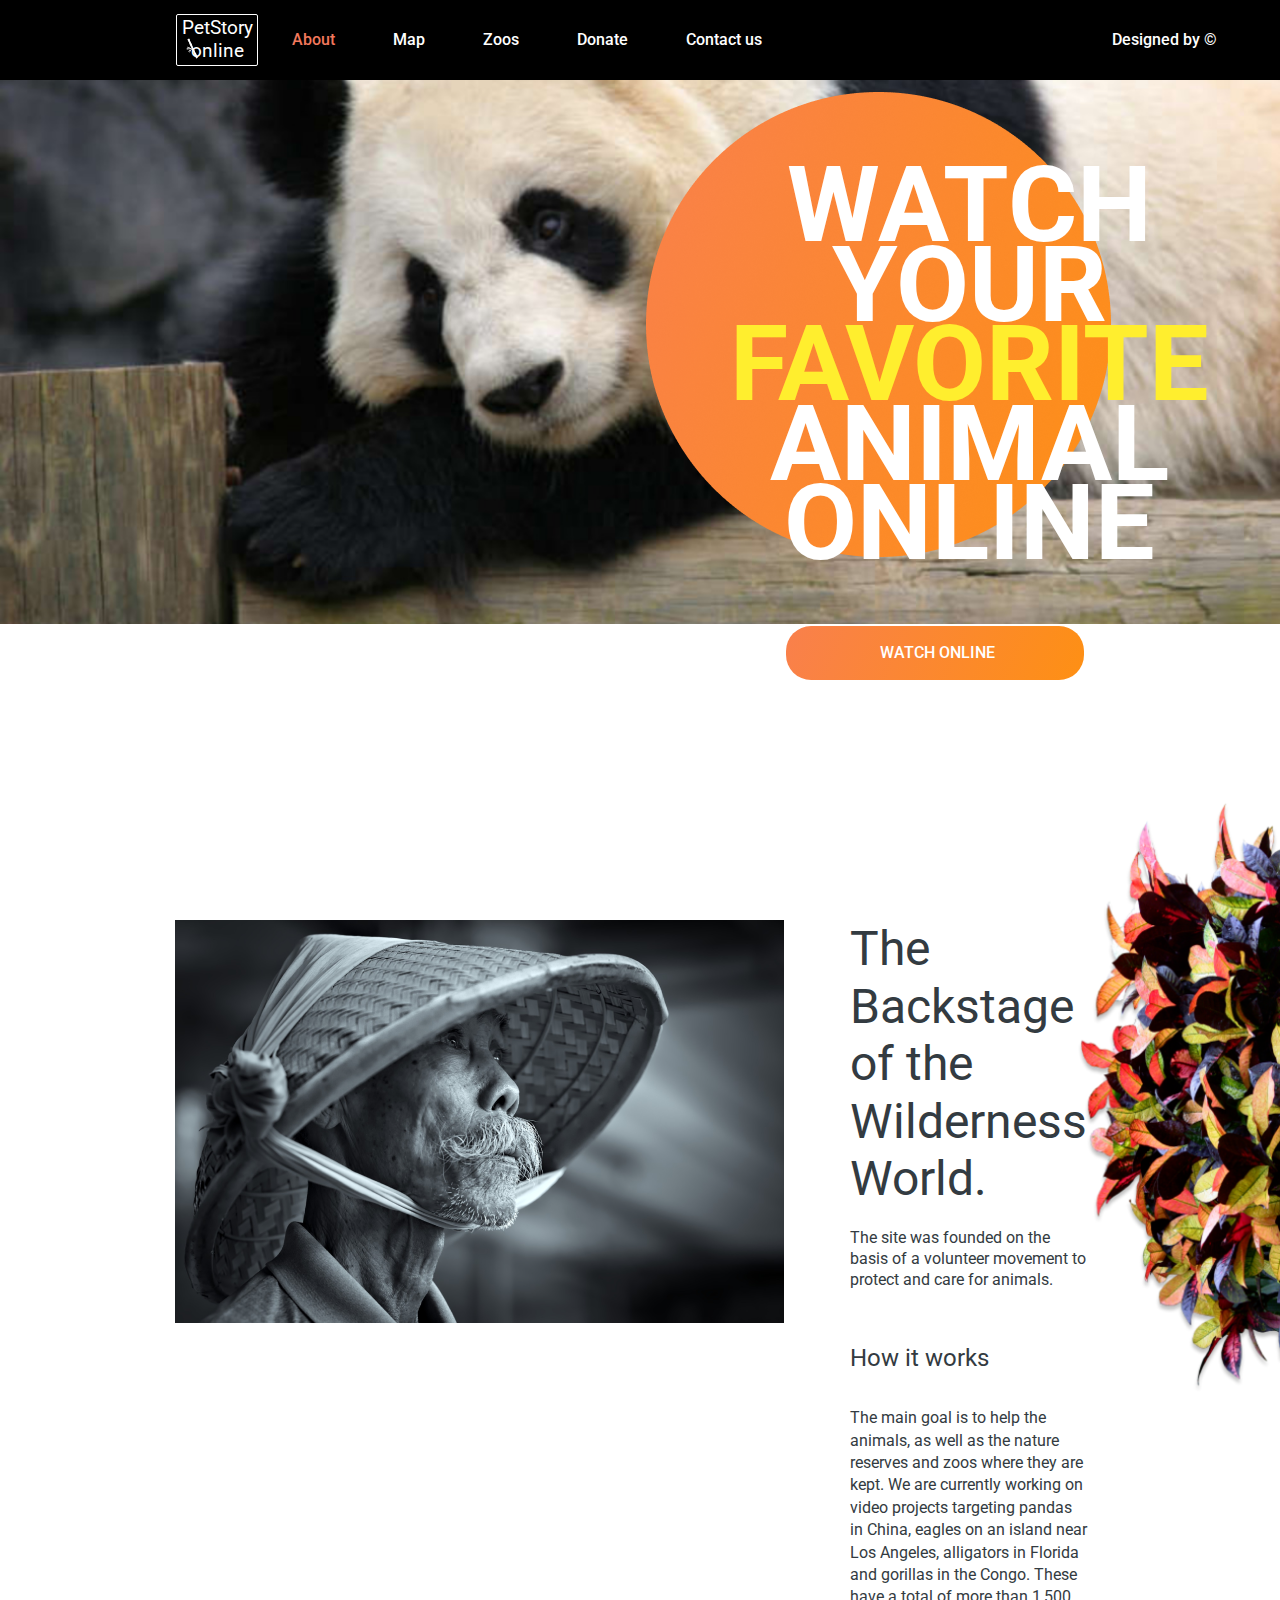
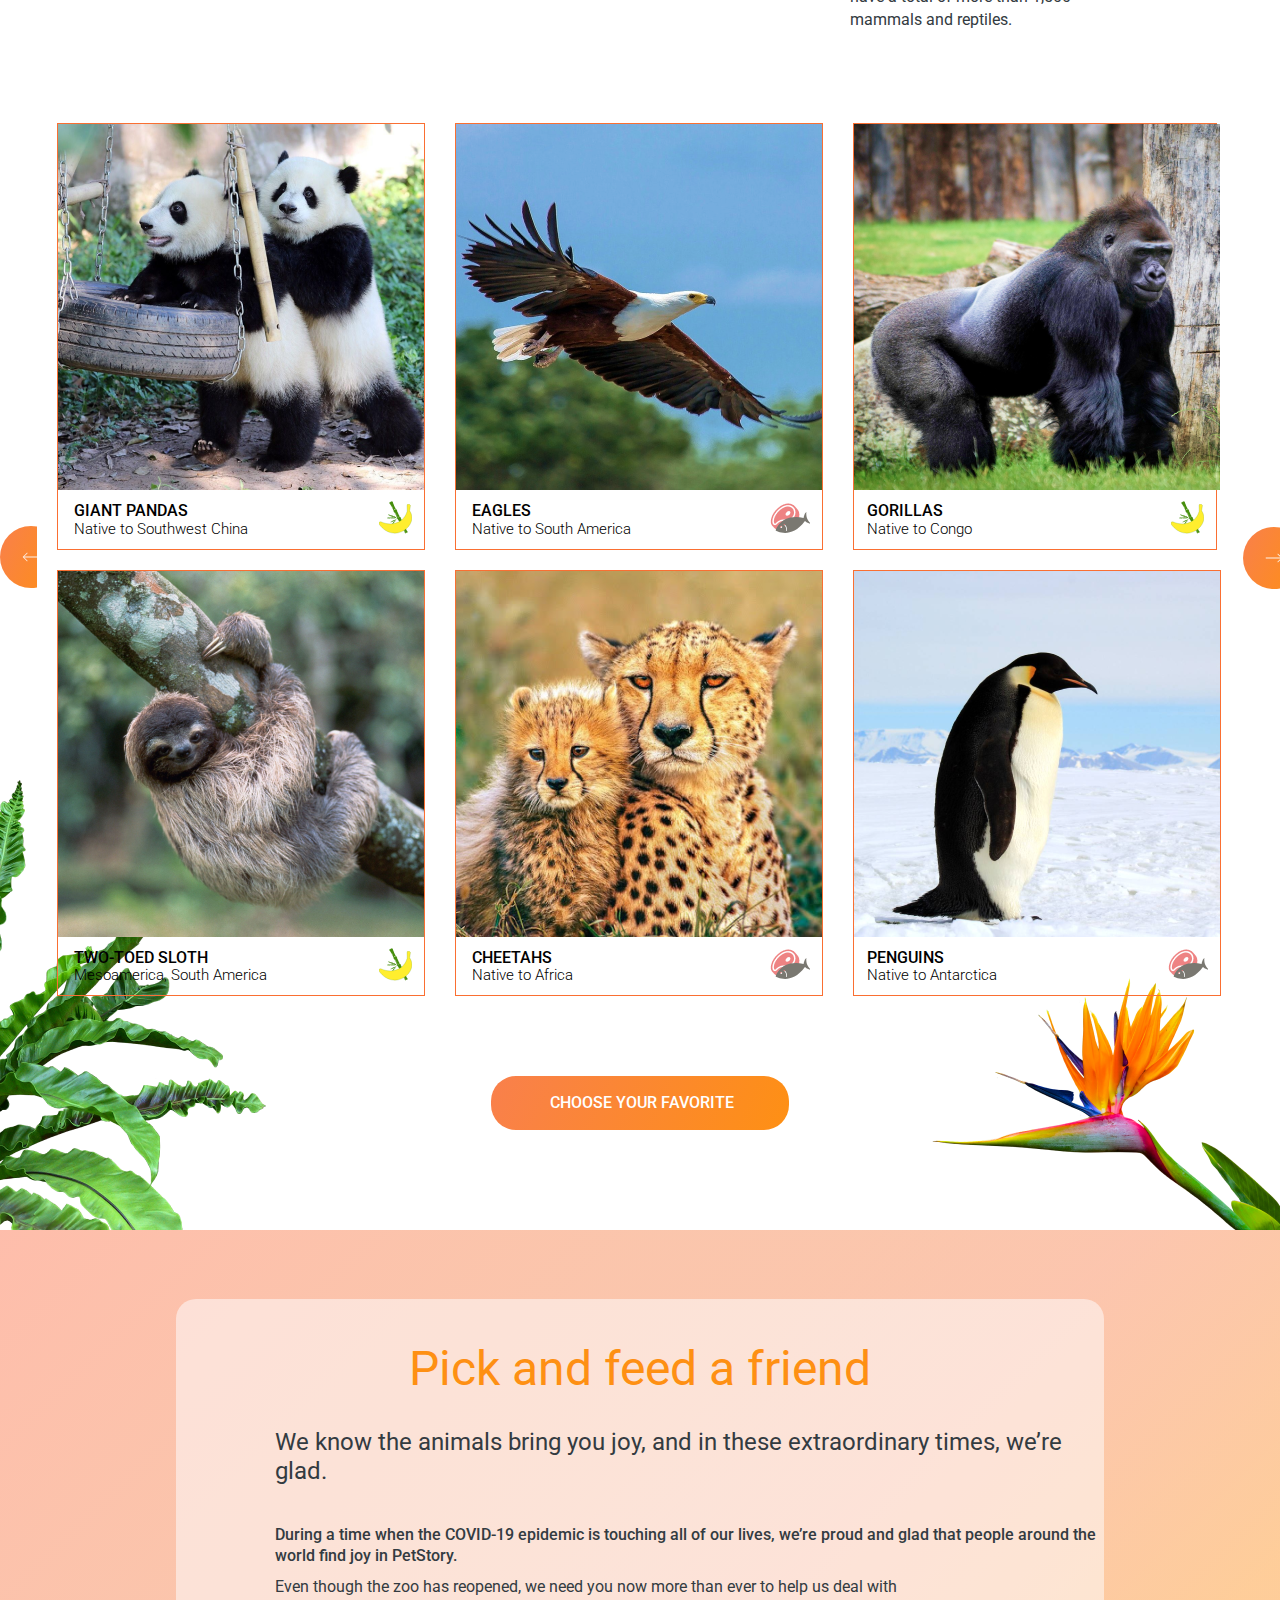
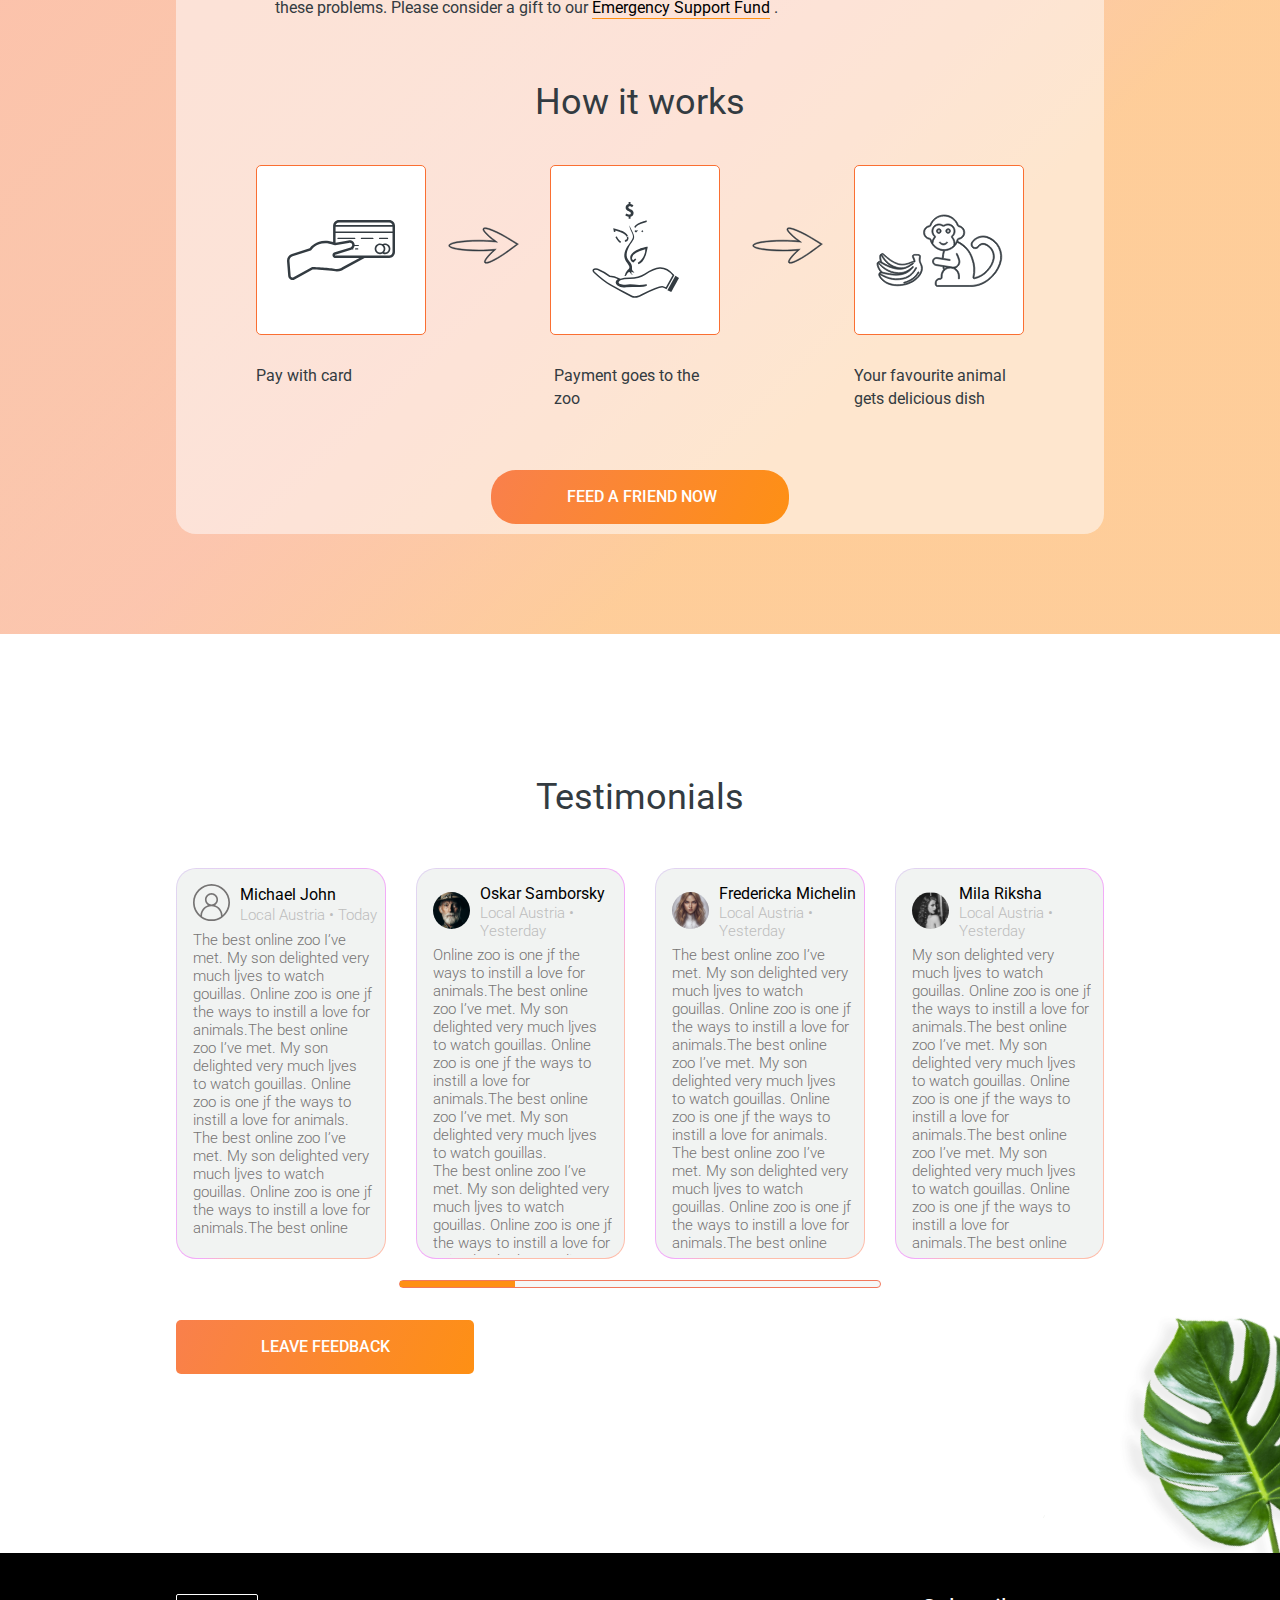
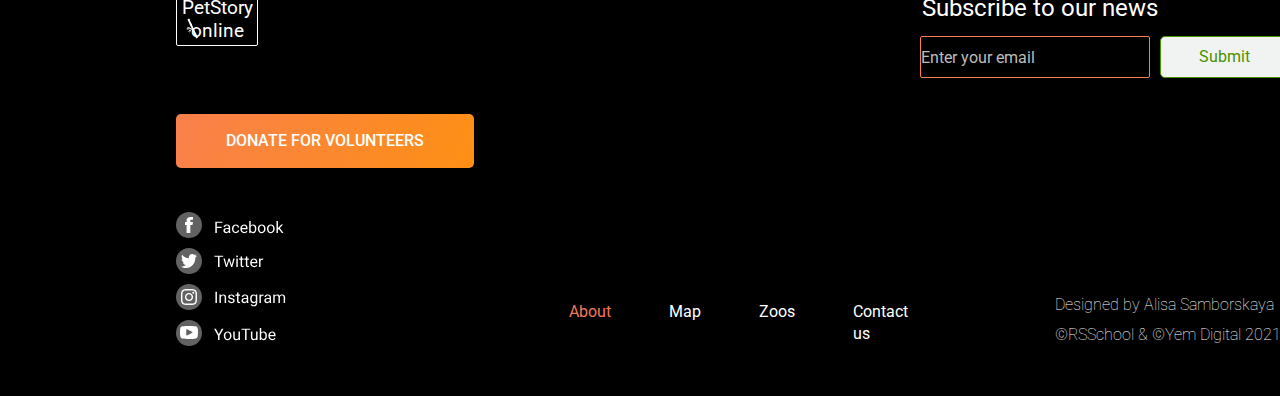
<file: index.html>
<!DOCTYPE html>
<html lang="zxx" xmlns="http://www.w3.org/1999/html">
<head>
    <meta charset="utf-8">
    <meta name="viewport" content="width=device-width, initial-scale=1">
    <title>Travel</title>
    <link rel="icon" href="https://img.icons8.com/emoji/48/000000/pile-of-poo.png"/>
    <link rel="preconnect" href="https://fonts.googleapis.com">
    <link rel="preconnect" href="https://fonts.gstatic.com" crossorigin>
    <link href="https://fonts.googleapis.com/css2?family=Roboto:wght@100;300;400;500;700;900&display=swap" rel="stylesheet">
    <link href="styles.css" rel="stylesheet">
</head>
<body>
    <header id="header">
        <div class="logo">
            <h1> <a href="#header"> PetStory online </a>  </h1>
            <img src="bamboo.svg" alt="bamboo">
        </div>
        <nav>
            <ul class="nav-ul">
                <li id="about">
                    <a href="#">About</a>
                </li>
                <li>
                    <a href="#article">Map</a>
                </li>
                <li>
                    <a href="#article">Zoos</a>
                </li>
                <li>
                    <a href="indexDonate.html">Donate</a>
                </li>
                <li>
                    <a href="#contacts">Contact us</a>
                </li>
            </ul>
        </nav>
        <div class="figma">
            <a href="https://www.figma.com/file/ypzT9idgAILaSRVRmDAJxn/online-zoo-3-weeks?node-id=0%3A1">Designed by ©</a>
        </div>
    </header>
    <main>
        <div class="ellipse">
            <p>Watch your <span class="yellowText">favorite </span> animal online</p>
        </div>
        <button type="submit" class="online">WATCH ONLINE</button>
    </main>
    <section>
        <div class="cap">
            <img src="bamboo-cap.png" width="609" height="403" alt="cap">
            <div class="capText">
                <p class="oneCap">The Backstage of the Wilderness World.</p>
                <p class="twoCap">The site was founded on the basis of a volunteer movement to protect and care for animals.</p>
                <p class="threeCap">How it works </p>
                <p class="fourCap">The main goal is to help the animals, as well as the nature reserves and zoos where they are
                        kept. We are currently working on video projects targeting pandas in China, eagles on an island
                        near Los Angeles, alligators in Florida and gorillas in the Congo. These have a total of more
                        than 1,500 mammals and reptiles.</p>
            </div>
        </div>
        <div class="flower">
            <img src="flower.png" alt="flower">
        </div>
    </section>
    <article id="article">
        <div id="eat">
            <button class="left"></button>
            <div>
                <div id="iconsOne">
                    <div class="oneIcon" id="iconPandas">
                        <img src="panda.png" alt="panda">
                        <div class="space">
                            <div class="iconPandas">
                                <h6>GIANT PANDAS</h6>
                                <p>Native to Southwest China</p>
                            </div>
                            <div class="banana"> </div>
                        </div>
                    </div>
                    <div class="oneIcon">
                        <img src="eagles.png" alt="eagles">
                        <div class="space">
                            <div class="iconPandas">
                                <h6>EAGLES</h6>
                                <p>Native to South America</p>
                            </div>
                            <div class="fish"> </div>
                        </div>
                    </div>
                    <div class="oneIcon" id="iconGorillas">
                        <img src="gorillas.png" alt="gorillas">
                        <div class="space" id="gorillas">
                            <div class="iconPandas">
                                <h6>GORILLAS</h6>
                                <p>Native to Congo</p>
                            </div>
                            <div class="banana">  </div>
                        </div>
                    </div>
                </div>
                <div id="iconsTwo" >
                    <div class="oneIcon" id="iconToed">
                        <img src="toed.png" alt="toed">
                        <div class="space">
                            <div class="iconPandas">
                                <h6>TWO-TOED SLOTH</h6>
                                <p>Mesoamerica, South America</p>
                            </div>
                            <div class="banana"> </div>
                        </div>
                    </div>
                    <div class="oneIcon">
                        <img src="cheetahs.png" alt="cheetahs">
                        <div class="space">
                            <div class="iconPandas">
                                <h6>CHEETAHS</h6>
                                <p>Native to Africa</p>
                            </div>
                            <div class="fish"> </div>
                        </div>
                    </div>
                    <div class="oneIcon" id="iconPenguins">
                        <img src="Penguins.png" alt="penguins">
                        <div class="space">
                            <div class="iconPandas">
                                <h6>PENGUINS</h6>
                                <p>Native to Antarctica</p>
                            </div>
                            <div class="fish"> </div>
                        </div>
                    </div>
                </div>
            </div>
            <button class="right"></button>
        </div>
        <div id="aboutFavorite">
            <button class="online" id="onlineFavorite">choose your favorite</button>
        </div>

    </article>
    <address>
        <div>
            <h3>Pick and feed a friend</h3>
            <h5>We know the animals bring you joy, and in these extraordinary times, we’re glad.</h5>
            <h6>During a time when the COVID-19 epidemic is touching all of our lives, we’re proud and glad
                that people around the world find joy in PetStory.</h6>
            <p>Even though the zoo has reopened, we need you now more than ever to help us deal with these problems.
                Please consider a gift to our  <span> <a href="indexDonate.html">Emergency Support Fund</a></span> . </p>
            <div class="how">
                <h3>How it works</h3>
                <div class="worksText">
                    <div id="aboutPayCard">
                        <div class="payCard"><img src="payCard.svg" alt="payCard"></div>
                        <div>Pay with card</div>
                    </div>
                    <div class="vectorRight"><img src="Vector-right.svg" alt="right"></div>
                    <div id="aboutPayment">
                        <div class="payCard" > <img src="payment.svg" alt="payment"></div>
                        <div id="payment" >Payment goes to the zoo</div>
                    </div>
                    <div class="vectorRight"> <img src="Vector-right.svg" alt="right"></div>
                    <div id="aboutMonkeyPay">
                        <div class="payCard"> <img src="monkeyPay.svg" alt="monkeyPay"></div>
                        <div id="monkeyPay">Your favourite animal gets delicious dish</div>
                    </div>
                </div>
                <button class="online" id="aboutFriend"><a href="indexDonate.html">Feed a friend now</a></button>
            </div>
        </div>
    </address>
    <aside>
        <div>
            <h3>Testimonials</h3>
            <div class="reviews">
                <div class="review">
                    <div class="firstReview">
                        <div class="firstUser">
                            <img src="user.svg" alt="user">
                        </div>
                        <div>
                            <h5>Michael John </h5>
                            <h6>Local Austria • Today</h6>
                        </div>
                    </div>
                    <p>The best online zoo I’ve met. My son delighted very much ljves to watch gouillas.
                        Online zoo is one jf the ways to instill a love for animals.The best online zoo I’ve met.
                        My son delighted very much ljves to watch gouillas. Online zoo is one jf the ways to instill
                        a love for animals. <br/>
                        The best online zoo I’ve met. My son delighted very much ljves to watch gouillas.
                        Online zoo is one jf the ways to instill a love for animals.The best online zoo I’ve met.
                        My son delighted very much ljves to watch gouillas. Online zoo is one jf the ways to instill
                        a love for animals.
                    </p>
                </div>
                <div class="review">
                    <div class="firstReview">
                        <div class="firstUser">
                            <img src="user2.svg" alt="user">
                        </div>
                        <div>
                            <h5>Oskar Samborsky </h5>
                            <h6>Local Austria • Yesterday</h6>
                        </div>
                    </div>
                    <p>Online zoo is one jf the ways to instill a love for animals.The best online zoo I’ve met.
                        My son delighted very much ljves to watch gouillas. Online zoo is one jf the ways to instill
                        a love for animals.The best online zoo I’ve met. My son delighted very much ljves to watch
                        gouillas. <br> The best online zoo I’ve met. My son delighted very much ljves to watch gouillas.
                        Online zoo is one jf the ways to instill a love for animals.The best online zoo I’ve met.
                        My son delighted very much ljves to watch gouillas. Online zoo is one jf the ways to instill
                        a love for animals. The best online zoo I’ve met. My son delighted very much ljves to watch
                        gouillas. Online zoo is one jf the ways to instill a love for animals.The best online zoo
                        I’ve met. My son delighted very much ljves to watch gouillas. Online zoo is one jf the ways to
                        instill a love for animals.
                    </p>
                </div>
                <div class="review">
                    <div class="firstReview">
                        <div class="firstUser">
                            <img src="user3.svg" alt="user">
                        </div>
                        <div>
                            <h5>Fredericka Michelin </h5>
                            <h6>Local Austria • Yesterday</h6>
                        </div>
                    </div>
                    <p>The best online zoo I’ve met. My son delighted very much ljves to watch gouillas.
                        Online zoo is one jf the ways to instill a love for animals.The best online zoo I’ve met.
                        My son delighted very much ljves to watch gouillas. Online zoo is one jf the ways to instill
                        a love for animals. <br>
                        The best online zoo I’ve met. My son delighted very much ljves to watch gouillas.
                        Online zoo is one jf the ways to instill a love for animals.The best online zoo I’ve met. <br>
                        The best online zoo I’ve met. My son delighted very much ljves to watch gouillas. Online zoo
                        is one jf the ways to instill a love for animals.The best online zoo I’ve met. My son delighted
                        very much ljves to watch gouillas. Online zoo is one jf the ways to instill a love for animals.
                    </p>
                </div>
                <div class="review">
                    <div class="firstReview">
                        <div class="firstUser">
                            <img src="user4.svg" alt="user">
                        </div>
                        <div>
                            <h5>Mila Riksha </h5>
                            <h6>Local Austria • Yesterday</h6>
                        </div>
                    </div>
                    <p>My son delighted very much ljves to watch gouillas. Online zoo is one jf the ways to instill a
                        love for animals.The best online zoo I’ve met. My son delighted very much ljves to watch
                        gouillas. Online zoo is one jf the ways to instill a love for animals.The best online zoo
                        I’ve met. My son delighted very much ljves to watch gouillas. Online zoo is one jf the ways
                        to instill a love for animals.The best online zoo I’ve met. My son delighted very much ljves
                        to watch gouillas. <br>
                        The best online zoo I’ve met. My son delighted very much ljves to watch gouillas.
                        Online zoo is one jf the ways to instill a love for animals.The best online zoo I’ve met.
                        My son delighted very much ljves to watch gouillas. Online zoo is one jf the ways to instill
                        a love for animals.
                    </p>
                </div>
            </div>
            <div class="scroll">
                <button></button>
            </div>
            <button class="aboutDonate">leave feedback</button>
        </div>
    </aside>
    <footer id="contacts">
        <div>
            <div>
                <div class="logo" id="logoFooter">
                    <h2> <a href="#header"> PetStory online </a> </h2>
                    <img src="bamboo.svg" alt="bamboo">
                </div>
                <div><button class="aboutDonate" id="donate"><a href="indexDonate.html">DONATE FOR VOLUNTEERS</a></button></div>
                <div>
                    <ul class="social">
                        <li>
                            <a href="https://facebook.com/" target="_blank">
                                <img src="facebook.svg" alt="facebook">
                            </a>
                        </li>
                        <li>
                            <a href="https://twitter.com/" target="_blank">
                                <img src="twitter.svg" alt="twitter">
                            </a>
                        </li>
                        <li>
                            <a href="https://instagram.com/" target="_blank">
                                <img src="instagram.svg" alt="twitter">
                            </a>
                        </li>
                        <li>
                            <a href="https://www.youtube.com/" target="_blank">
                                <img src="youtube.svg" alt="twitter">
                            </a>
                        </li>
                    </ul>
                </div>

            </div>
            <div>
                <nav class="navFooter">
                    <ul class="nav-ul">
                        <li id="aboutFooter">
                            <a href="#">About</a>
                        </li>
                        <li>
                            <a href="#article">Map</a>
                        </li>
                        <li>
                            <a href="#article">Zoos</a>
                        </li>
                        <li>
                            <a href="#contacts">Contact us</a>
                        </li>
                    </ul>
                </nav>
            </div>
            <div class="submit">
                <p>Subscribe to our news</p>
                <div class="email">
                    <form>
                        <input type="email" placeholder="username@beststartupever.com" value="  Enter your email" >
                        <div class="emailSubmit">
                            <input type="submit" value="Submit" />
                        </div>
                    </form>

                </div>
                <div class="designed">
                    <div>Designed by Alisa Samborskaya</div>
                    <div class="RSS">©RSSchool & ©Yem Digital 2021</div>
                </div>
            </div>
        </div>

    </footer>
</body>
</html>
</file>
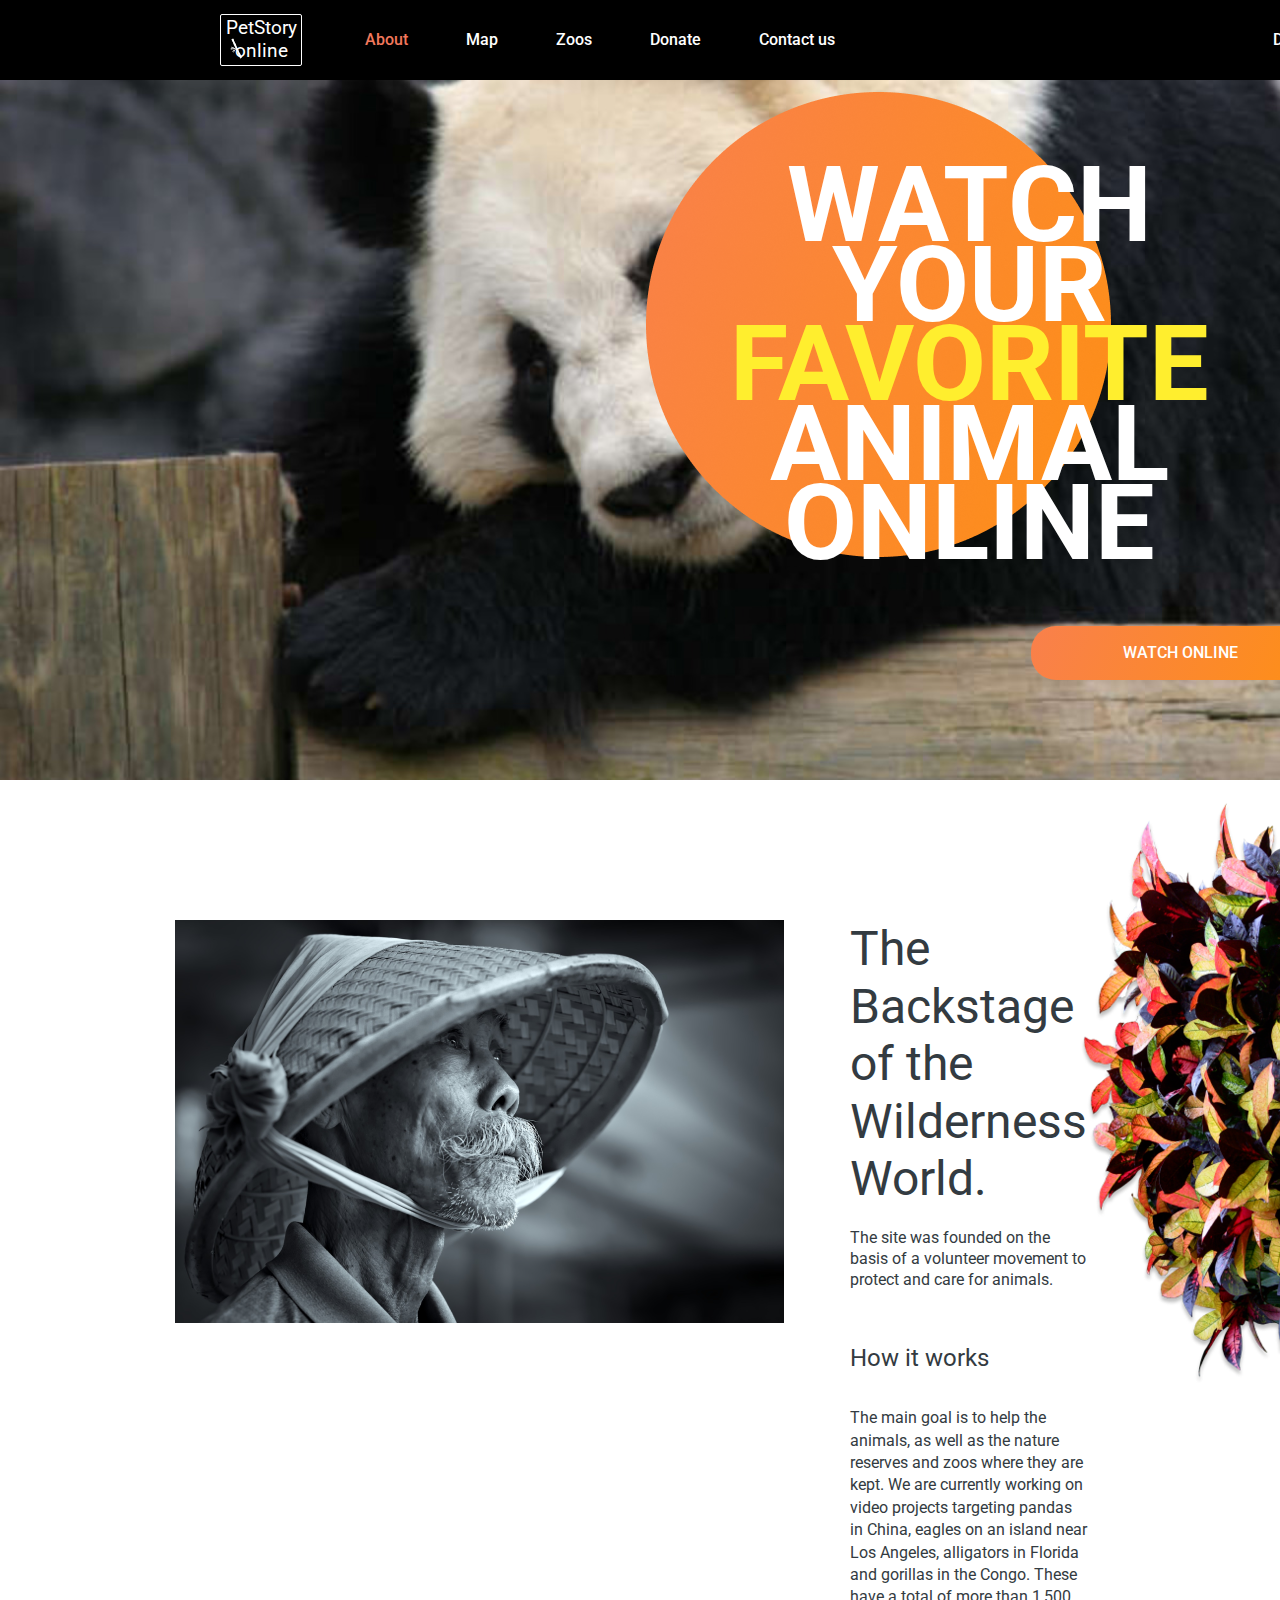
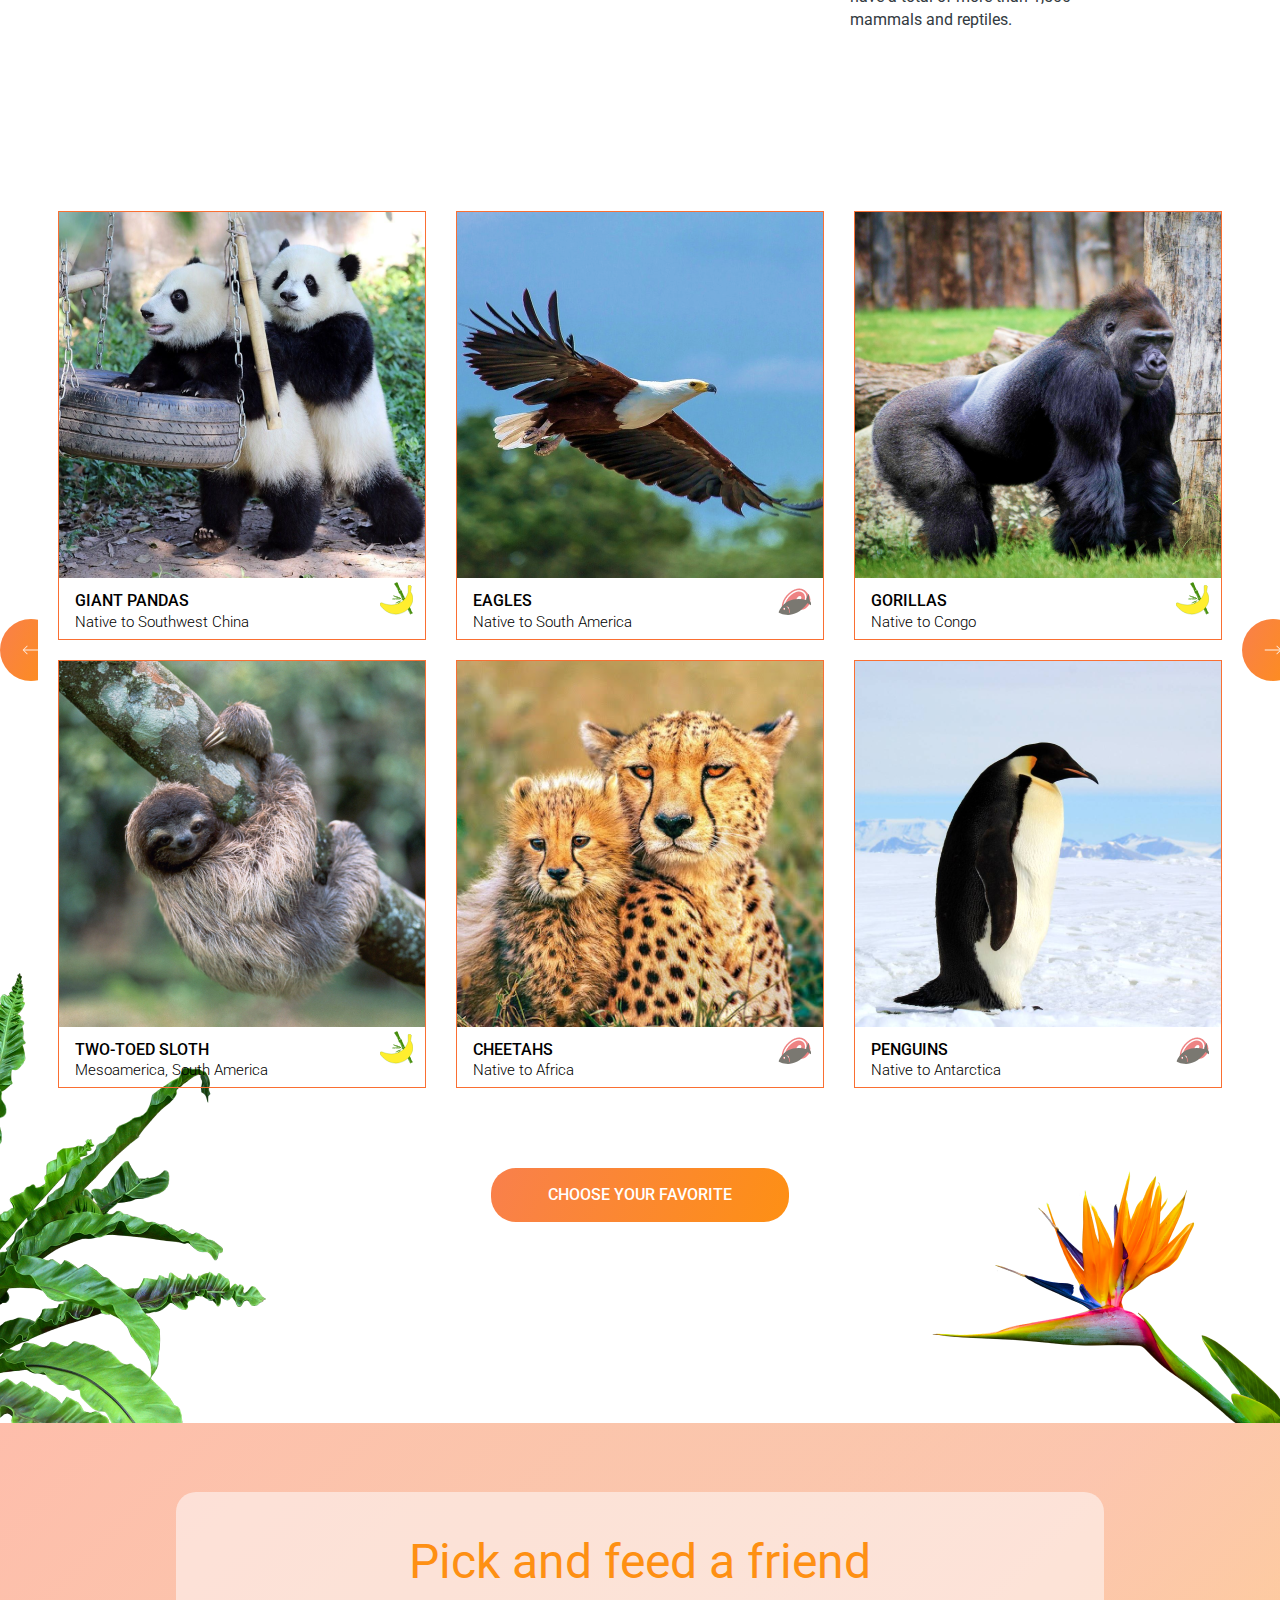
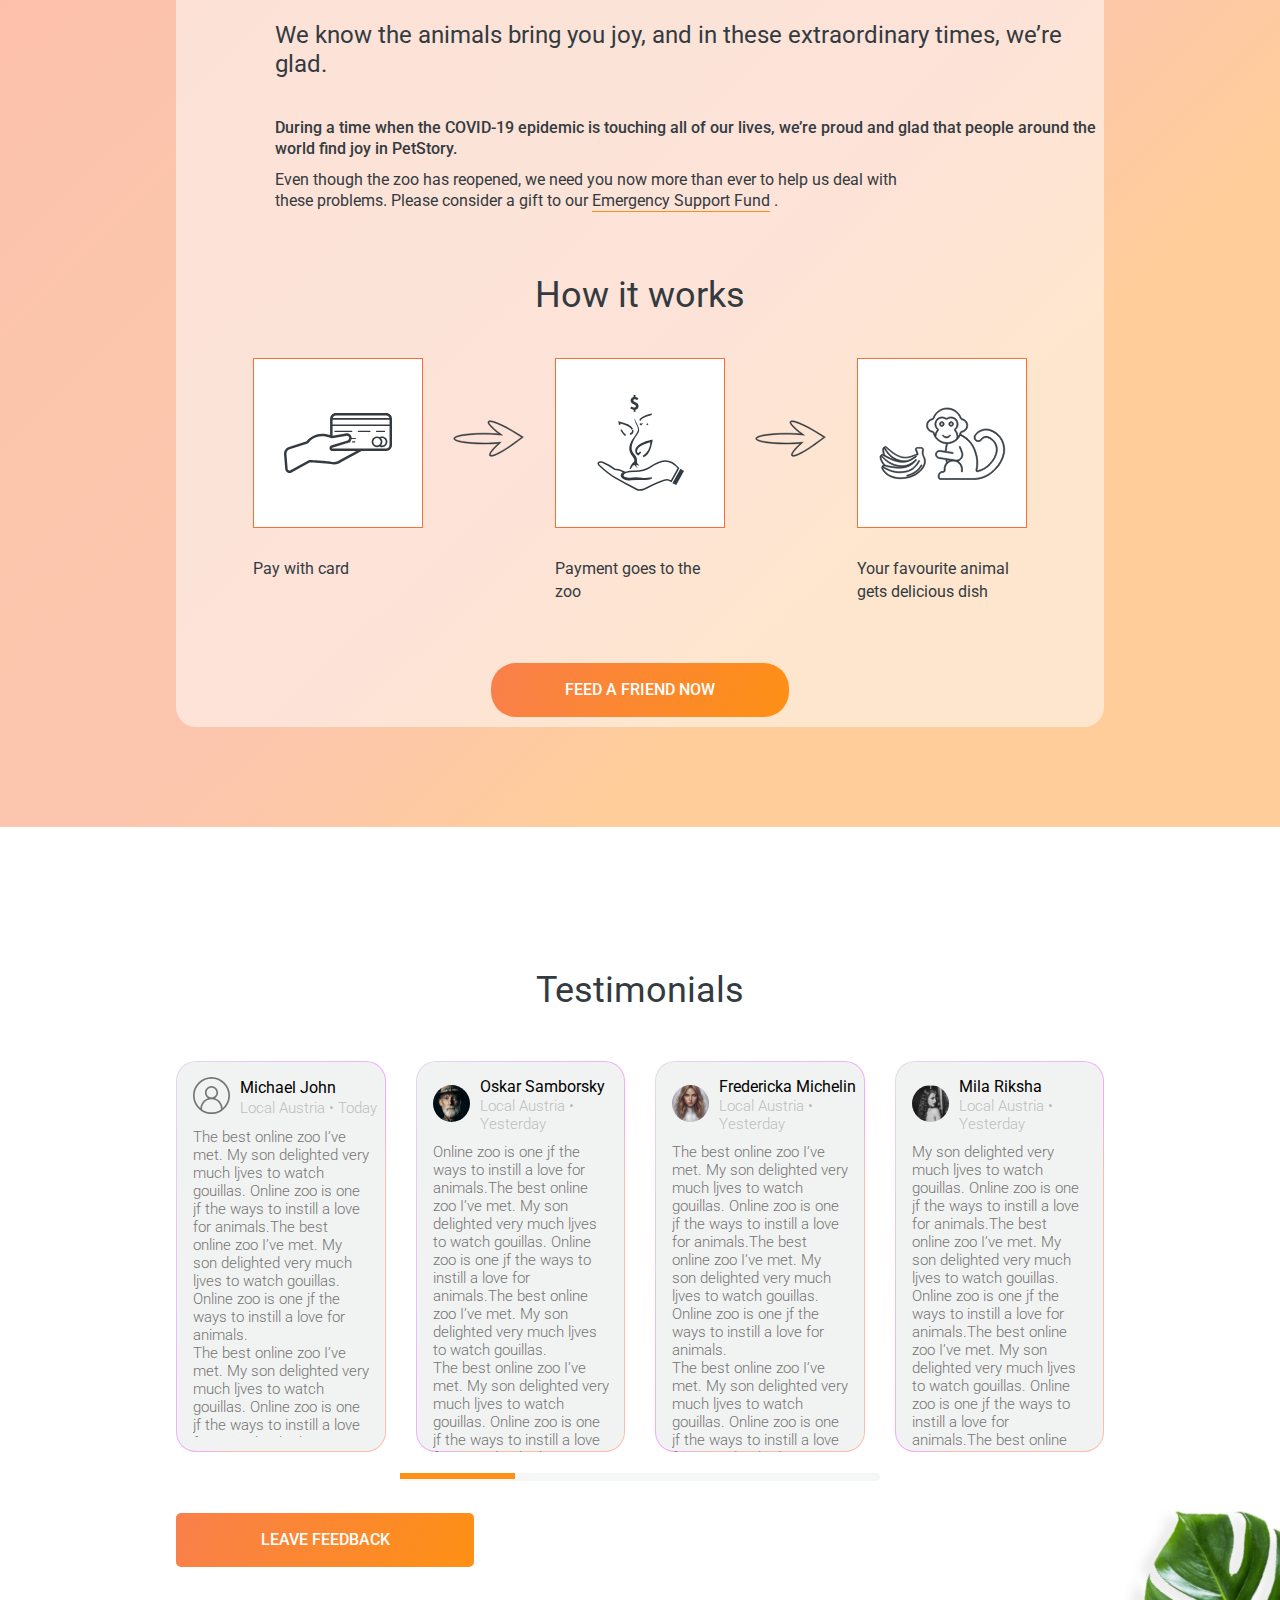
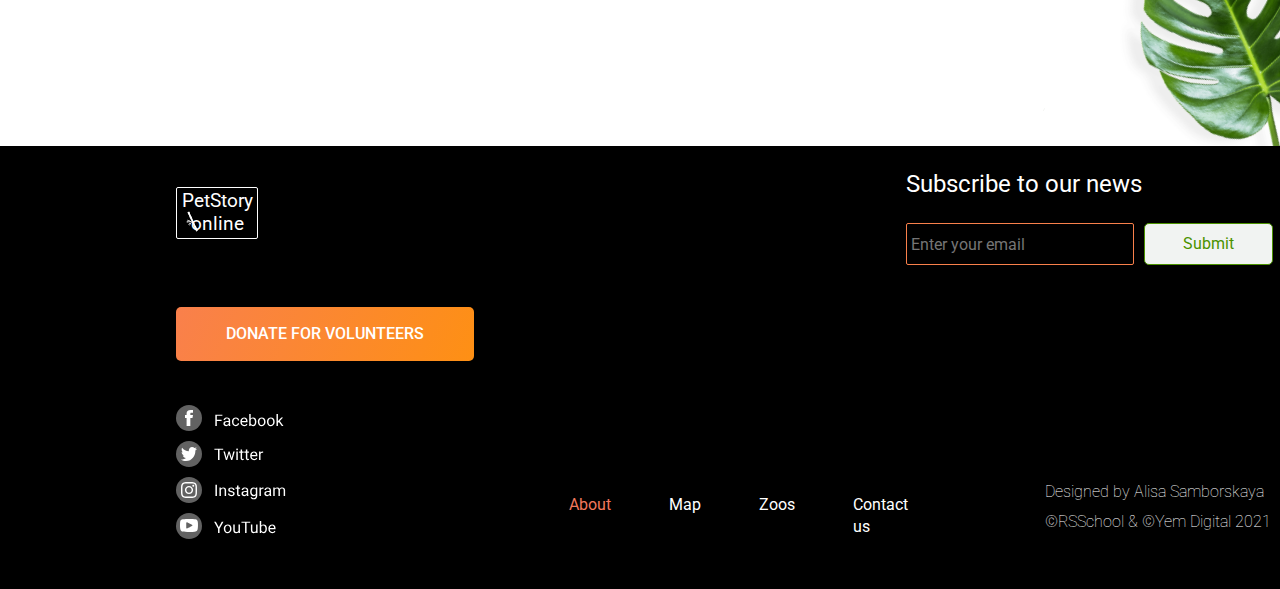
<file: zoo/index.html>
<!DOCTYPE html>
<html lang="zxx" xmlns="http://www.w3.org/1999/html">
<head>
    <meta charset="utf-8">
    <meta name="viewport" content="width=device-width, initial-scale=1">
    <title>Travel</title>
    <link rel="icon" href="https://img.icons8.com/emoji/48/000000/pile-of-poo.png"/>
    <link rel="preconnect" href="https://fonts.googleapis.com">
    <link rel="preconnect" href="https://fonts.gstatic.com" crossorigin>
    <link href="https://fonts.googleapis.com/css2?family=Roboto:wght@100;300;400;500;700;900&display=swap" rel="stylesheet">
    <link href="styles.css" rel="stylesheet">
</head>
<body>
    <header>
        <div class="logo">
            <h2> PetStory online </h2>
            <img src="bamboo.svg" alt="bamboo">
        </div>
        <nav>
            <ul class="nav-ul">
                <li id="about">
                    <a href="#">About</a>
                </li>
                <li>
                    <a href="#">Map</a>
                </li>
                <li>
                    <a href="#">Zoos</a>
                </li>
                <li>
                    <a href="#">Donate</a>
                </li>
                <li>
                    <a href="#">Contact us</a>
                </li>
            </ul>
        </nav>
        <div class="figma">
            <a href="#">Designed by ©</a>
        </div>
    </header>
    <main>
        <div class="ellipse">
            <p>Watch your <span class="yellowText">favorite </span> animal online</p>
        </div>
        <button class="online">WATCH ONLINE</button>
    </main>
    <section>
        <div class="cap">
            <img src="bamboo-cap.png" width="609" height="403" alt="cap">
            <div class="capText">
                <p class="oneCap">The Backstage of the Wilderness World.</p>
                <p class="twoCap">The site was founded on the basis of a volunteer movement to protect and care for animals.</p>
                <p class="threeCap">How it works </p>
                <p class="fourCap">The main goal is to help the animals, as well as the nature reserves and zoos where they are
                        kept. We are currently working on video projects targeting pandas in China, eagles on an island
                        near Los Angeles, alligators in Florida and gorillas in the Congo. These have a total of more
                        than 1,500 mammals and reptiles.</p>
            </div>
        </div>
        <div class="flower">
            <img src="flower.png" alt="flower">
        </div>
    </section>
    <article>
        <div id="eat">
            <button class="left"></button>
            <div>
                <div id="iconsOne">
                    <div class="oneIcon" id="iconPandas">
                        <img src="panda.png" alt="panda">
                        <div class="space">
                            <div class="iconPandas">
                                <h6>GIANT PANDAS</h6>
                                <p>Native to Southwest China</p>
                            </div>
                            <div class="banana"> </div>
                        </div>
                    </div>
                    <div class="oneIcon">
                        <img src="eagles.png" alt="eagles">
                        <div class="space">
                            <div class="iconPandas">
                                <h6>EAGLES</h6>
                                <p>Native to South America</p>
                            </div>
                            <div class="fish"> </div>
                        </div>
                    </div>
                    <div class="oneIcon" id="iconGorillas">
                        <img src="gorillas.png" alt="gorillas">
                        <div class="space">
                            <div class="iconPandas">
                                <h6>GORILLAS</h6>
                                <p>Native to Congo</p>
                            </div>
                            <div class="banana">  </div>
                        </div>
                    </div>
                </div>
                <div id="iconsTwo" >
                    <div class="oneIcon" id="iconToed">
                        <img src="toed.png" alt="toed">
                        <div class="space">
                            <div class="iconPandas">
                                <h6>TWO-TOED SLOTH</h6>
                                <p>Mesoamerica, South America</p>
                            </div>
                            <div class="banana"> </div>
                        </div>
                    </div>
                    <div class="oneIcon">
                        <img src="cheetahs.png" alt="cheetahs">
                        <div class="space">
                            <div class="iconPandas">
                                <h6>CHEETAHS</h6>
                                <p>Native to Africa</p>
                            </div>
                            <div class="fish"> </div>
                        </div>
                    </div>
                    <div class="oneIcon" id="iconPenguins">
                        <img src="Penguins.png" alt="penguins">
                        <div class="space">
                            <div class="iconPandas">
                                <h6>PENGUINS</h6>
                                <p>Native to Antarctica</p>
                            </div>
                            <div class="fish"> </div>
                        </div>
                    </div>
                </div>
            </div>
            <button class="right"></button>
        </div>
        <div id="aboutFavorite">
            <button class="online" id="onlineFavorite">choose your favorite</button>
        </div>

    </article>
    <address>
        <div>
            <h3>Pick and feed a friend</h3>
            <h5>We know the animals bring you joy, and in these extraordinary times, we’re glad.</h5>
            <h6>During a time when the COVID-19 epidemic is touching all of our lives, we’re proud and glad
                that people around the world find joy in PetStory.</h6>
            <p>Even though the zoo has reopened, we need you now more than ever to help us deal with these problems.
                Please consider a gift to our  <span>Emergency Support Fund</span> . </p>
            <div class="how">
                <h3>How it works</h3>
                <div class="worksText">
                    <div id="aboutPayCard">
                        <div class="payCard"><img src="payCard.svg" alt="payCard"></div>
                        <div>Pay with card</div>
                    </div>
                    <div class="vectorRight"><img src="Vector-right.svg" alt="right"></div>
                    <div id="aboutPayment">
                        <div class="payCard" > <img src="payment.svg" alt="payment"></div>
                        <div id="payment" >Payment goes to the zoo</div>
                    </div>
                    <div class="vectorRight"> <img src="Vector-right.svg" alt="right"></div>
                    <div id="aboutMonkeyPay">
                        <div class="payCard"> <img src="monkeyPay.svg" alt="monkeyPay"></div>
                        <div id="monkeyPay">Your favourite animal gets delicious dish</div>
                    </div>
                </div>
                <button class="online" id="aboutFriend">Feed a friend now</button>
            </div>
        </div>
    </address>
    <aside>
        <div>
            <h3>Testimonials</h3>
            <div class="reviews">
                <div class="review">
                    <div class="firstReview">
                        <div class="firstUser">
                            <img src="user.svg" alt="user">
                        </div>
                        <div>
                            <h5>Michael John </h5>
                            <h6>Local Austria • Today</h6>
                        </div>
                    </div>
                    <p>The best online zoo I’ve met. My son delighted very much ljves to watch gouillas.
                        Online zoo is one jf the ways to instill a love for animals.The best online zoo I’ve met.
                        My son delighted very much ljves to watch gouillas. Online zoo is one jf the ways to instill
                        a love for animals. <br/>
                        The best online zoo I’ve met. My son delighted very much ljves to watch gouillas.
                        Online zoo is one jf the ways to instill a love for animals.The best online zoo I’ve met.
                        My son delighted very much ljves to watch gouillas. Online zoo is one jf the ways to instill
                        a love for animals.
                    </p>
                </div>
                <div class="review">
                    <div class="firstReview">
                        <div class="firstUser">
                            <img src="user2.svg" alt="user">
                        </div>
                        <div>
                            <h5>Oskar Samborsky </h5>
                            <h6>Local Austria • Yesterday</h6>
                        </div>
                    </div>
                    <p>Online zoo is one jf the ways to instill a love for animals.The best online zoo I’ve met.
                        My son delighted very much ljves to watch gouillas. Online zoo is one jf the ways to instill
                        a love for animals.The best online zoo I’ve met. My son delighted very much ljves to watch
                        gouillas. <br> The best online zoo I’ve met. My son delighted very much ljves to watch gouillas.
                        Online zoo is one jf the ways to instill a love for animals.The best online zoo I’ve met.
                        My son delighted very much ljves to watch gouillas. Online zoo is one jf the ways to instill
                        a love for animals. The best online zoo I’ve met. My son delighted very much ljves to watch
                        gouillas. Online zoo is one jf the ways to instill a love for animals.The best online zoo
                        I’ve met. My son delighted very much ljves to watch gouillas. Online zoo is one jf the ways to
                        instill a love for animals.
                    </p>
                </div>
                <div class="review">
                    <div class="firstReview">
                        <div class="firstUser">
                            <img src="user3.svg" alt="user">
                        </div>
                        <div>
                            <h5>Fredericka Michelin </h5>
                            <h6>Local Austria • Yesterday</h6>
                        </div>
                    </div>
                    <p>The best online zoo I’ve met. My son delighted very much ljves to watch gouillas.
                        Online zoo is one jf the ways to instill a love for animals.The best online zoo I’ve met.
                        My son delighted very much ljves to watch gouillas. Online zoo is one jf the ways to instill
                        a love for animals. <br>
                        The best online zoo I’ve met. My son delighted very much ljves to watch gouillas.
                        Online zoo is one jf the ways to instill a love for animals.The best online zoo I’ve met. <br>
                        The best online zoo I’ve met. My son delighted very much ljves to watch gouillas. Online zoo
                        is one jf the ways to instill a love for animals.The best online zoo I’ve met. My son delighted
                        very much ljves to watch gouillas. Online zoo is one jf the ways to instill a love for animals.
                    </p>
                </div>
                <div class="review">
                    <div class="firstReview">
                        <div class="firstUser">
                            <img src="user4.svg" alt="user">
                        </div>
                        <div>
                            <h5>Mila Riksha </h5>
                            <h6>Local Austria • Yesterday</h6>
                        </div>
                    </div>
                    <p>My son delighted very much ljves to watch gouillas. Online zoo is one jf the ways to instill a
                        love for animals.The best online zoo I’ve met. My son delighted very much ljves to watch
                        gouillas. Online zoo is one jf the ways to instill a love for animals.The best online zoo
                        I’ve met. My son delighted very much ljves to watch gouillas. Online zoo is one jf the ways
                        to instill a love for animals.The best online zoo I’ve met. My son delighted very much ljves
                        to watch gouillas. <br>
                        The best online zoo I’ve met. My son delighted very much ljves to watch gouillas.
                        Online zoo is one jf the ways to instill a love for animals.The best online zoo I’ve met.
                        My son delighted very much ljves to watch gouillas. Online zoo is one jf the ways to instill
                        a love for animals.
                    </p>
                </div>
            </div>
            <div class="scroll">
                <button></button>
            </div>
            <button class="aboutDonate">leave feedback</button>
        </div>
    </aside>
    <footer>
        <div>
            <div>
                <div class="logo" id="logoFooter">
                    <h2> PetStory online </h2>
                    <img src="bamboo.svg" alt="bamboo">
                </div>
                <div><button class="aboutDonate" id="donate">DONATE FOR VOLUNTEERS</button></div>
                <div>
                    <ul class="social">
                        <li>
                            <a href="https://facebook.com/" target="_blank">
                                <img src="facebook.svg" alt="facebook">
                            </a>
                        </li>
                        <li>
                            <a href="https://twitter.com/" target="_blank">
                                <img src="twitter.svg" alt="twitter">
                            </a>
                        </li>
                        <li>
                            <a href="https://instagram.com/" target="_blank">
                                <img src="instagram.svg" alt="twitter">
                            </a>
                        </li>
                        <li>
                            <a href="https://www.youtube.com/" target="_blank">
                                <img src="youtube.svg" alt="twitter">
                            </a>
                        </li>
                    </ul>
                </div>

            </div>
            <div>
                <nav class="navFooter">
                    <ul class="nav-ul">
                        <li id="aboutFooter">
                            <a href="#">About</a>
                        </li>
                        <li>
                            <a href="#">Map</a>
                        </li>
                        <li>
                            <a href="#">Zoos</a>
                        </li>
                        <li>
                            <a href="#">Contact us</a>
                        </li>
                    </ul>
                </nav>
            </div>
            <div class="submit">
                <p>Subscribe to our news</p>
                <div class="email">
                    <input type="email" placeholder=" Enter your email">
                    <button class="emailSubmit">Submit</button>
                </div>
                <div class="designed">
                    <div>Designed by Alisa Samborskaya</div>
                    <div class="RSS">©RSSchool & ©Yem Digital 2021</div>
                </div>
            </div>
        </div>

    </footer>
</body>
</html>
</file>
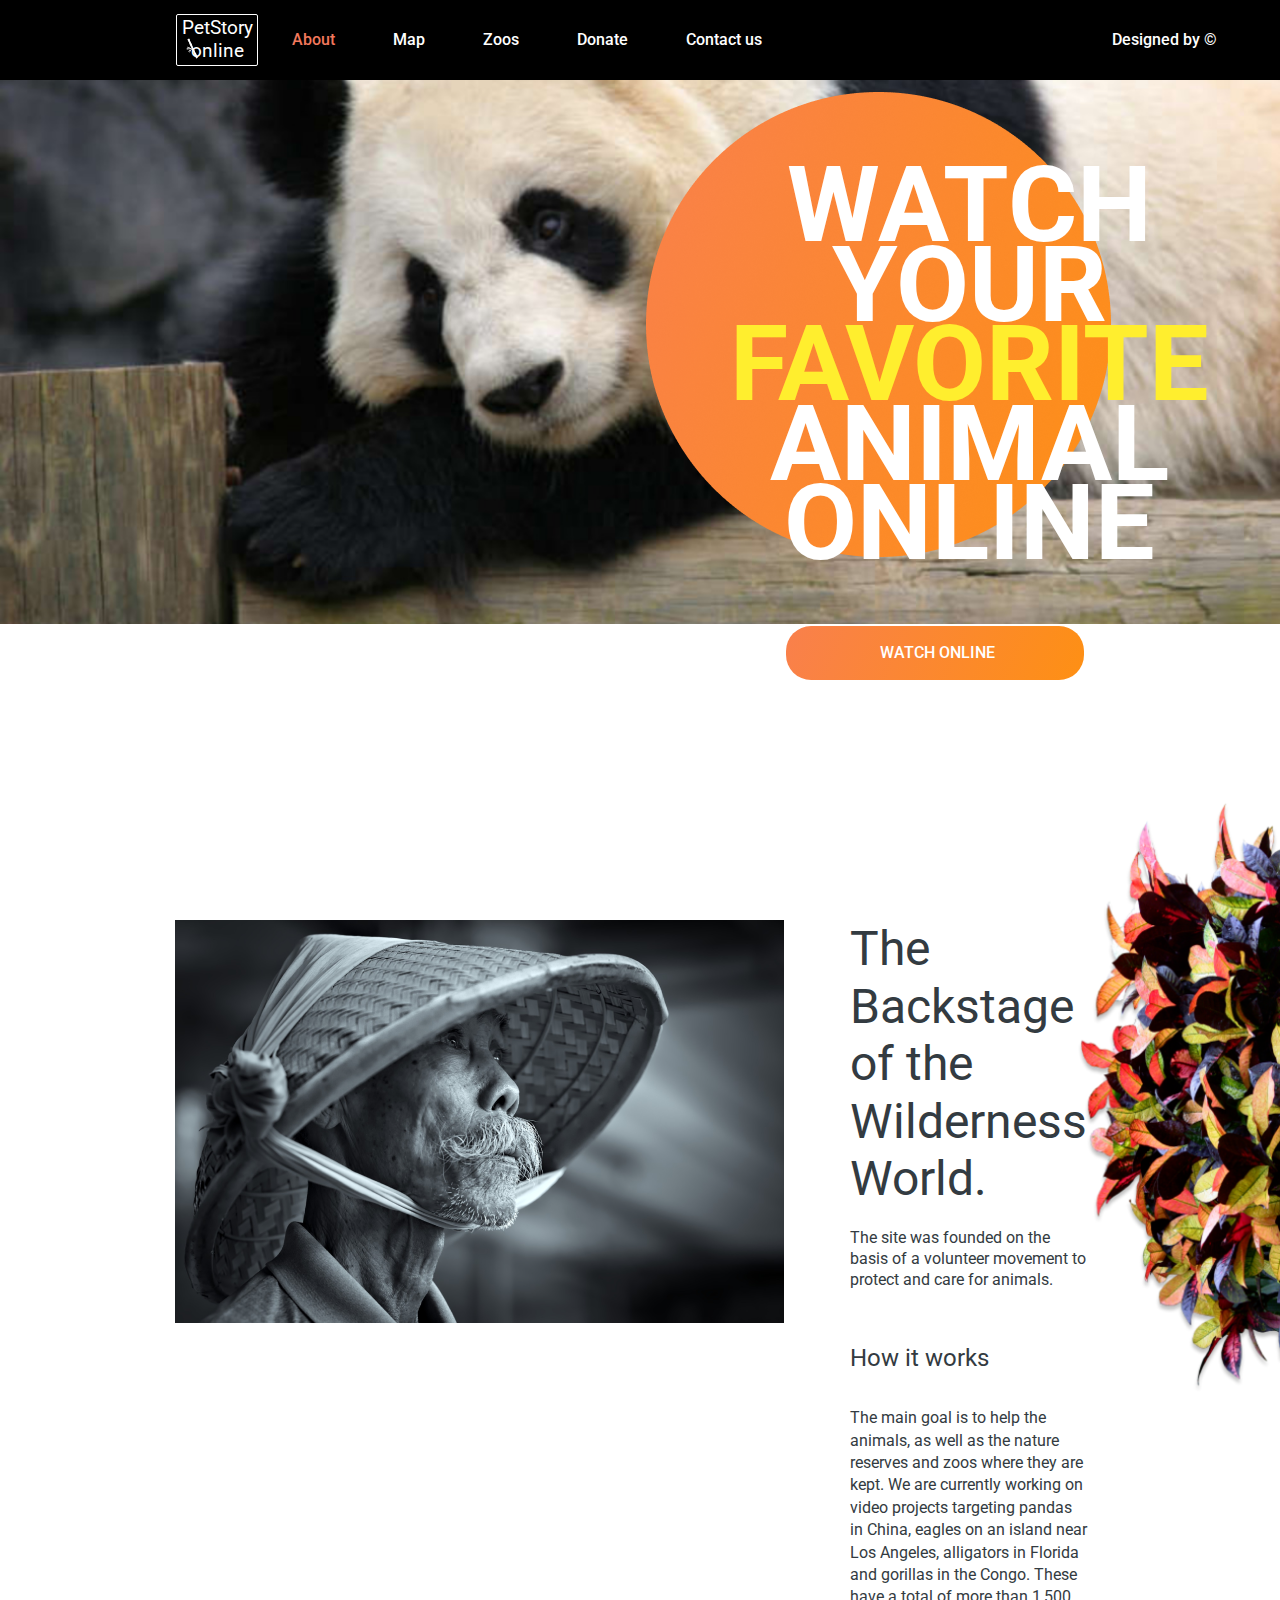
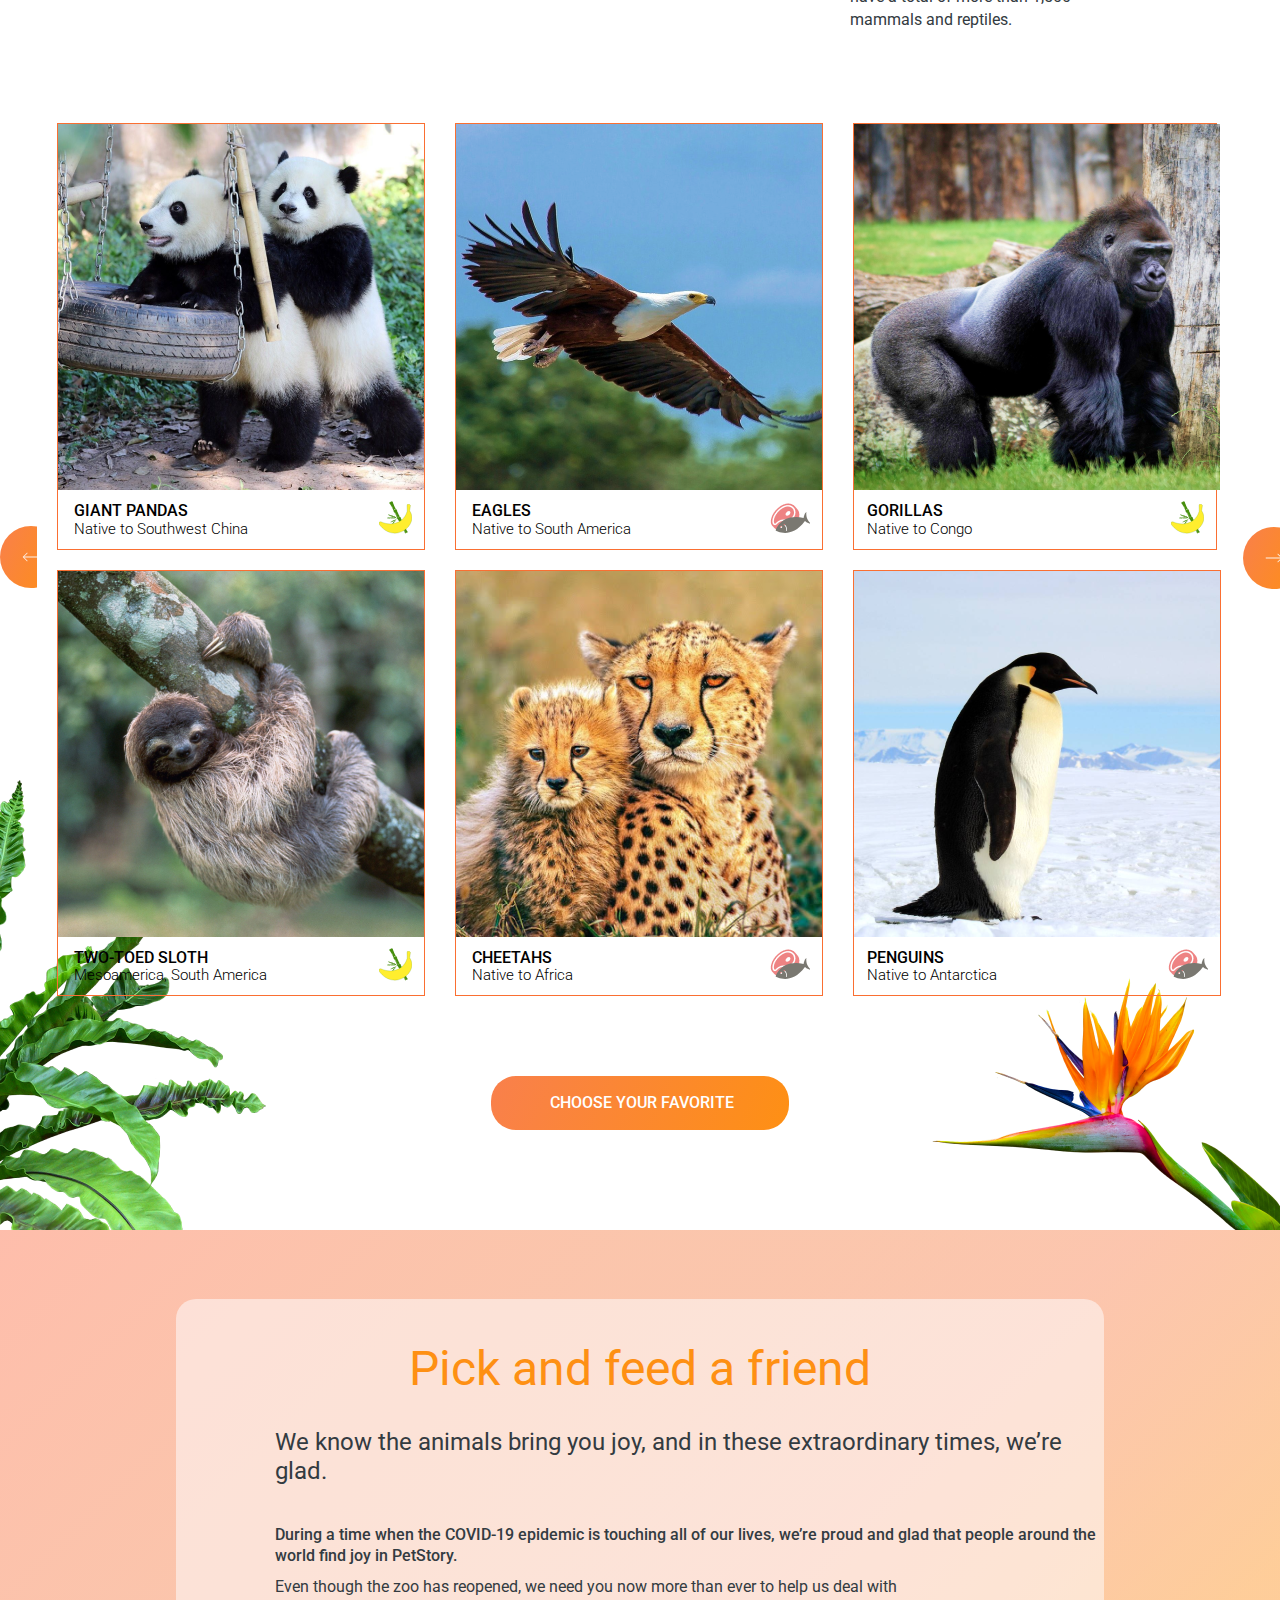
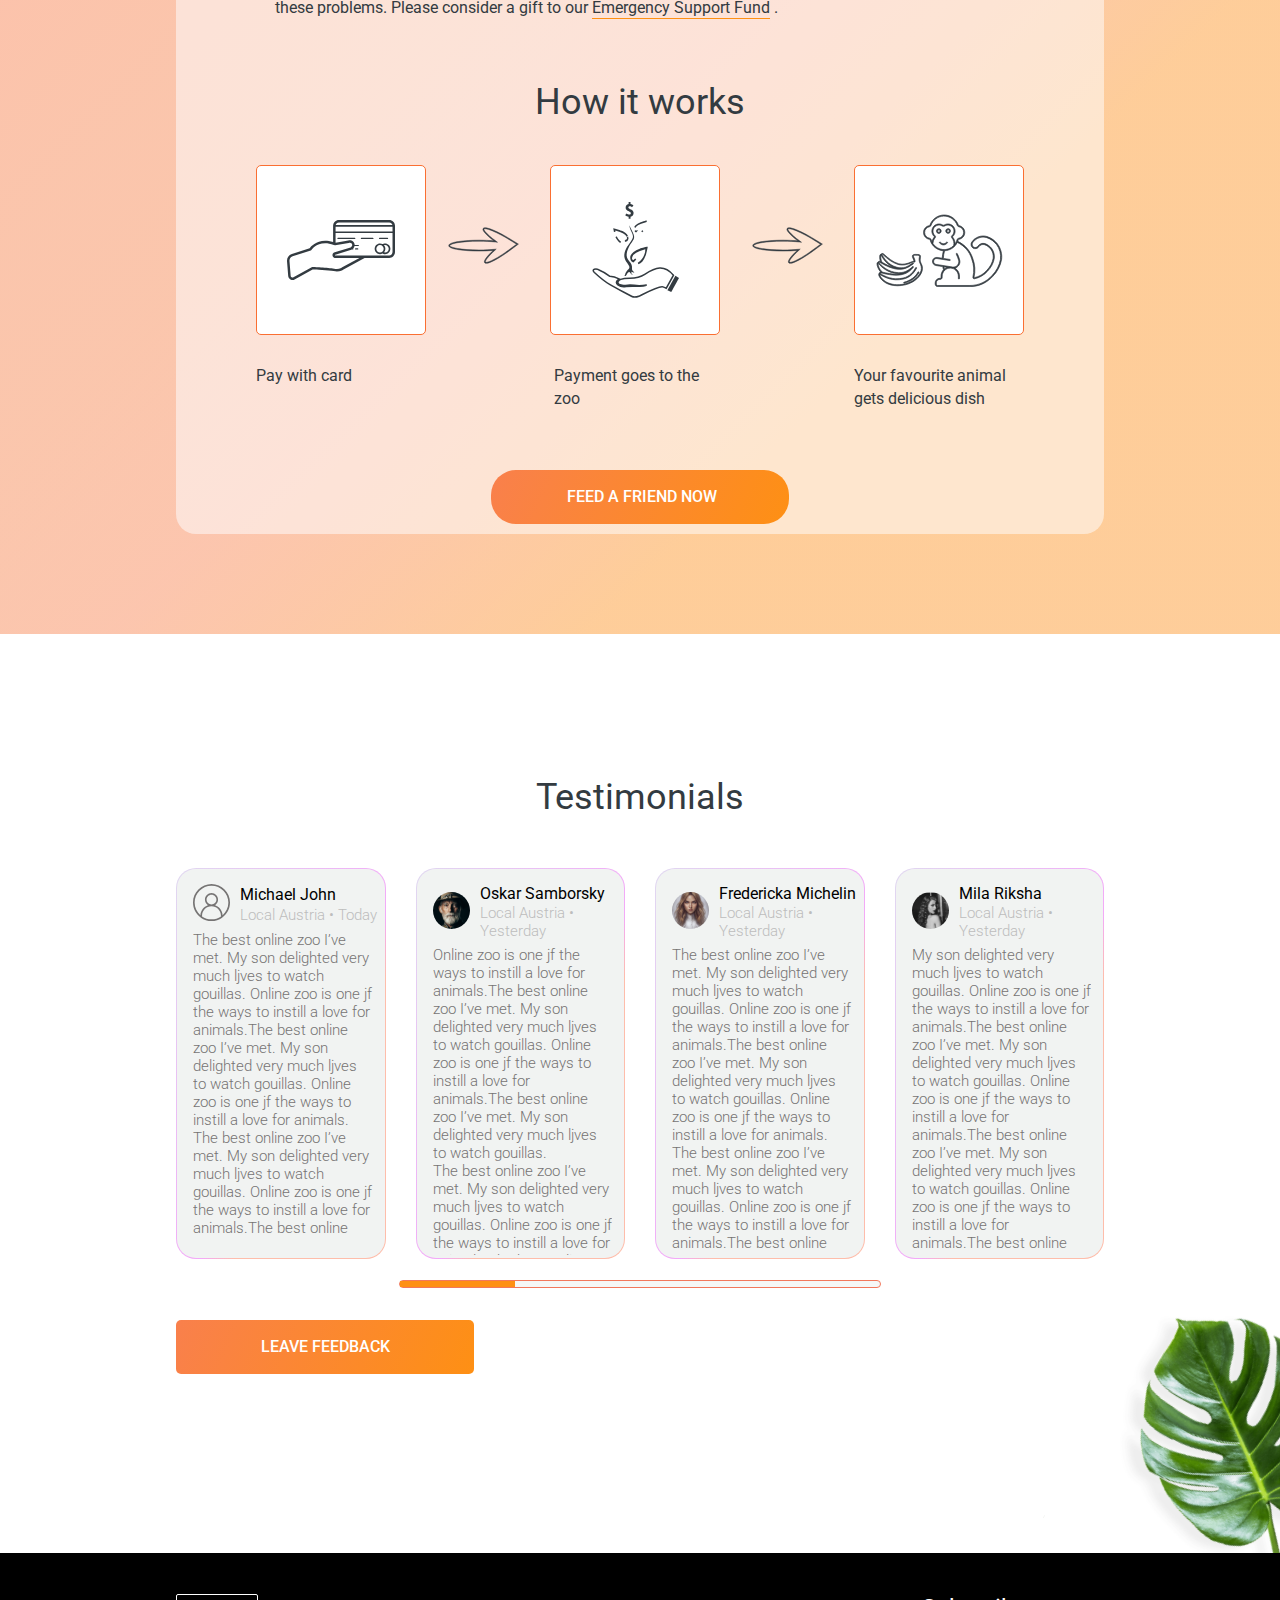
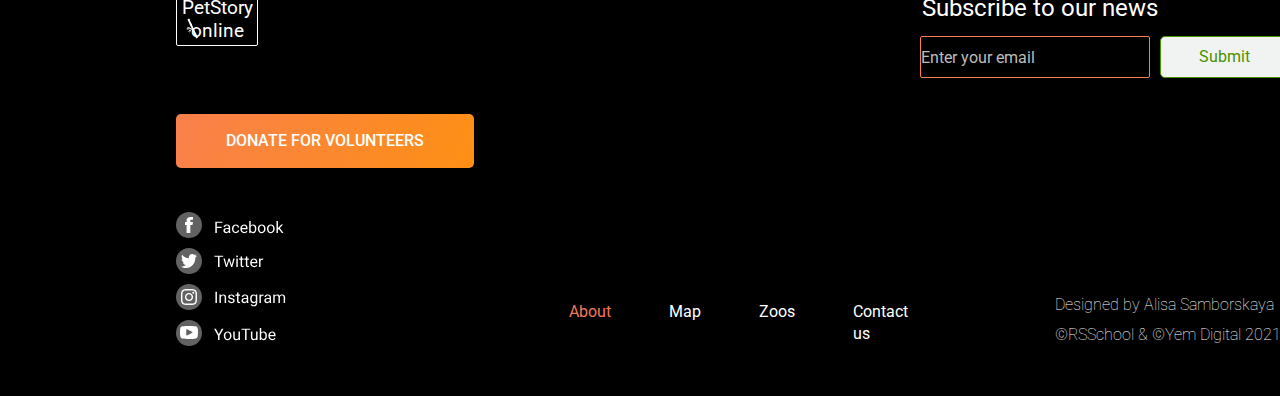
<file: online-zoo/pages/main/index.html>
<!DOCTYPE html>
<html lang="zxx" xmlns="http://www.w3.org/1999/html">
<head>
    <meta charset="utf-8">
    <meta name="viewport" content="width=device-width, initial-scale=1">
    <title>Travel</title>
    <link rel="icon" href="https://img.icons8.com/emoji/48/000000/pile-of-poo.png"/>
    <link rel="preconnect" href="https://fonts.googleapis.com">
    <link rel="preconnect" href="https://fonts.gstatic.com" crossorigin>
    <link href="https://fonts.googleapis.com/css2?family=Roboto:wght@100;300;400;500;700;900&display=swap" rel="stylesheet">
    <link href="styles.css" rel="stylesheet">
</head>
<body>
    <header id="header">
        <div class="logo">
            <h1> <a href="#header"> PetStory online </a>  </h1>
            <img src="bamboo.svg" alt="bamboo">
        </div>
        <nav>
            <ul class="nav-ul">
                <li id="about">
                    <a href="#">About</a>
                </li>
                <li>
                    <a href="#article">Map</a>
                </li>
                <li>
                    <a href="#article">Zoos</a>
                </li>
                <li>
                    <a href="#">Donate</a>
                </li>
                <li>
                    <a href="#contacts">Contact us</a>
                </li>
            </ul>
        </nav>
        <div class="figma">
            <a href="https://www.figma.com/file/ypzT9idgAILaSRVRmDAJxn/online-zoo-3-weeks?node-id=0%3A1">Designed by ©</a>
        </div>
    </header>
    <main>
        <div class="ellipse">
            <p>Watch your <span class="yellowText">favorite </span> animal online</p>
        </div>
        <button type="submit" class="online">WATCH ONLINE</button>
    </main>
    <section>
        <div class="cap">
            <img src="bamboo-cap.png" width="609" height="403" alt="cap">
            <div class="capText">
                <p class="oneCap">The Backstage of the Wilderness World.</p>
                <p class="twoCap">The site was founded on the basis of a volunteer movement to protect and care for animals.</p>
                <p class="threeCap">How it works </p>
                <p class="fourCap">The main goal is to help the animals, as well as the nature reserves and zoos where they are
                        kept. We are currently working on video projects targeting pandas in China, eagles on an island
                        near Los Angeles, alligators in Florida and gorillas in the Congo. These have a total of more
                        than 1,500 mammals and reptiles.</p>
            </div>
        </div>
        <div class="flower">
            <img src="flower.png" alt="flower">
        </div>
    </section>
    <article id="article">
        <div id="eat">
            <button class="left"></button>
            <div>
                <div id="iconsOne">
                    <div class="oneIcon" id="iconPandas">
                        <img src="panda.png" alt="panda">
                        <div class="space">
                            <div class="iconPandas">
                                <h6>GIANT PANDAS</h6>
                                <p>Native to Southwest China</p>
                            </div>
                            <div class="banana"> </div>
                        </div>
                    </div>
                    <div class="oneIcon">
                        <img src="eagles.png" alt="eagles">
                        <div class="space">
                            <div class="iconPandas">
                                <h6>EAGLES</h6>
                                <p>Native to South America</p>
                            </div>
                            <div class="fish"> </div>
                        </div>
                    </div>
                    <div class="oneIcon" id="iconGorillas">
                        <img src="gorillas.png" alt="gorillas">
                        <div class="space" id="gorillas">
                            <div class="iconPandas">
                                <h6>GORILLAS</h6>
                                <p>Native to Congo</p>
                            </div>
                            <div class="banana">  </div>
                        </div>
                    </div>
                </div>
                <div id="iconsTwo" >
                    <div class="oneIcon" id="iconToed">
                        <img src="toed.png" alt="toed">
                        <div class="space">
                            <div class="iconPandas">
                                <h6>TWO-TOED SLOTH</h6>
                                <p>Mesoamerica, South America</p>
                            </div>
                            <div class="banana"> </div>
                        </div>
                    </div>
                    <div class="oneIcon">
                        <img src="cheetahs.png" alt="cheetahs">
                        <div class="space">
                            <div class="iconPandas">
                                <h6>CHEETAHS</h6>
                                <p>Native to Africa</p>
                            </div>
                            <div class="fish"> </div>
                        </div>
                    </div>
                    <div class="oneIcon" id="iconPenguins">
                        <img src="Penguins.png" alt="penguins">
                        <div class="space">
                            <div class="iconPandas">
                                <h6>PENGUINS</h6>
                                <p>Native to Antarctica</p>
                            </div>
                            <div class="fish"> </div>
                        </div>
                    </div>
                </div>
            </div>
            <button class="right"></button>
        </div>
        <div id="aboutFavorite">
            <button class="online" id="onlineFavorite">choose your favorite</button>
        </div>

    </article>
    <address>
        <div>
            <h3>Pick and feed a friend</h3>
            <h5>We know the animals bring you joy, and in these extraordinary times, we’re glad.</h5>
            <h6>During a time when the COVID-19 epidemic is touching all of our lives, we’re proud and glad
                that people around the world find joy in PetStory.</h6>
            <p>Even though the zoo has reopened, we need you now more than ever to help us deal with these problems.
                Please consider a gift to our  <span>Emergency Support Fund</span> . </p>
            <div class="how">
                <h3>How it works</h3>
                <div class="worksText">
                    <div id="aboutPayCard">
                        <div class="payCard"><img src="payCard.svg" alt="payCard"></div>
                        <div>Pay with card</div>
                    </div>
                    <div class="vectorRight"><img src="Vector-right.svg" alt="right"></div>
                    <div id="aboutPayment">
                        <div class="payCard" > <img src="payment.svg" alt="payment"></div>
                        <div id="payment" >Payment goes to the zoo</div>
                    </div>
                    <div class="vectorRight"> <img src="Vector-right.svg" alt="right"></div>
                    <div id="aboutMonkeyPay">
                        <div class="payCard"> <img src="monkeyPay.svg" alt="monkeyPay"></div>
                        <div id="monkeyPay">Your favourite animal gets delicious dish</div>
                    </div>
                </div>
                <button class="online" id="aboutFriend">Feed a friend now</button>
            </div>
        </div>
    </address>
    <aside>
        <div>
            <h3>Testimonials</h3>
            <div class="reviews">
                <div class="review">
                    <div class="firstReview">
                        <div class="firstUser">
                            <img src="user.svg" alt="user">
                        </div>
                        <div>
                            <h5>Michael John </h5>
                            <h6>Local Austria • Today</h6>
                        </div>
                    </div>
                    <p>The best online zoo I’ve met. My son delighted very much ljves to watch gouillas.
                        Online zoo is one jf the ways to instill a love for animals.The best online zoo I’ve met.
                        My son delighted very much ljves to watch gouillas. Online zoo is one jf the ways to instill
                        a love for animals. <br/>
                        The best online zoo I’ve met. My son delighted very much ljves to watch gouillas.
                        Online zoo is one jf the ways to instill a love for animals.The best online zoo I’ve met.
                        My son delighted very much ljves to watch gouillas. Online zoo is one jf the ways to instill
                        a love for animals.
                    </p>
                </div>
                <div class="review">
                    <div class="firstReview">
                        <div class="firstUser">
                            <img src="user2.svg" alt="user">
                        </div>
                        <div>
                            <h5>Oskar Samborsky </h5>
                            <h6>Local Austria • Yesterday</h6>
                        </div>
                    </div>
                    <p>Online zoo is one jf the ways to instill a love for animals.The best online zoo I’ve met.
                        My son delighted very much ljves to watch gouillas. Online zoo is one jf the ways to instill
                        a love for animals.The best online zoo I’ve met. My son delighted very much ljves to watch
                        gouillas. <br> The best online zoo I’ve met. My son delighted very much ljves to watch gouillas.
                        Online zoo is one jf the ways to instill a love for animals.The best online zoo I’ve met.
                        My son delighted very much ljves to watch gouillas. Online zoo is one jf the ways to instill
                        a love for animals. The best online zoo I’ve met. My son delighted very much ljves to watch
                        gouillas. Online zoo is one jf the ways to instill a love for animals.The best online zoo
                        I’ve met. My son delighted very much ljves to watch gouillas. Online zoo is one jf the ways to
                        instill a love for animals.
                    </p>
                </div>
                <div class="review">
                    <div class="firstReview">
                        <div class="firstUser">
                            <img src="user3.svg" alt="user">
                        </div>
                        <div>
                            <h5>Fredericka Michelin </h5>
                            <h6>Local Austria • Yesterday</h6>
                        </div>
                    </div>
                    <p>The best online zoo I’ve met. My son delighted very much ljves to watch gouillas.
                        Online zoo is one jf the ways to instill a love for animals.The best online zoo I’ve met.
                        My son delighted very much ljves to watch gouillas. Online zoo is one jf the ways to instill
                        a love for animals. <br>
                        The best online zoo I’ve met. My son delighted very much ljves to watch gouillas.
                        Online zoo is one jf the ways to instill a love for animals.The best online zoo I’ve met. <br>
                        The best online zoo I’ve met. My son delighted very much ljves to watch gouillas. Online zoo
                        is one jf the ways to instill a love for animals.The best online zoo I’ve met. My son delighted
                        very much ljves to watch gouillas. Online zoo is one jf the ways to instill a love for animals.
                    </p>
                </div>
                <div class="review">
                    <div class="firstReview">
                        <div class="firstUser">
                            <img src="user4.svg" alt="user">
                        </div>
                        <div>
                            <h5>Mila Riksha </h5>
                            <h6>Local Austria • Yesterday</h6>
                        </div>
                    </div>
                    <p>My son delighted very much ljves to watch gouillas. Online zoo is one jf the ways to instill a
                        love for animals.The best online zoo I’ve met. My son delighted very much ljves to watch
                        gouillas. Online zoo is one jf the ways to instill a love for animals.The best online zoo
                        I’ve met. My son delighted very much ljves to watch gouillas. Online zoo is one jf the ways
                        to instill a love for animals.The best online zoo I’ve met. My son delighted very much ljves
                        to watch gouillas. <br>
                        The best online zoo I’ve met. My son delighted very much ljves to watch gouillas.
                        Online zoo is one jf the ways to instill a love for animals.The best online zoo I’ve met.
                        My son delighted very much ljves to watch gouillas. Online zoo is one jf the ways to instill
                        a love for animals.
                    </p>
                </div>
            </div>
            <div class="scroll">
                <button></button>
            </div>
            <button class="aboutDonate">leave feedback</button>
        </div>
    </aside>
    <footer id="contacts">
        <div>
            <div>
                <div class="logo" id="logoFooter">
                    <h2> <a href="#header"> PetStory online </a> </h2>
                    <img src="bamboo.svg" alt="bamboo">
                </div>
                <div><button class="aboutDonate" id="donate">DONATE FOR VOLUNTEERS</button></div>
                <div>
                    <ul class="social">
                        <li>
                            <a href="https://facebook.com/" target="_blank">
                                <img src="facebook.svg" alt="facebook">
                            </a>
                        </li>
                        <li>
                            <a href="https://twitter.com/" target="_blank">
                                <img src="twitter.svg" alt="twitter">
                            </a>
                        </li>
                        <li>
                            <a href="https://instagram.com/" target="_blank">
                                <img src="instagram.svg" alt="twitter">
                            </a>
                        </li>
                        <li>
                            <a href="https://www.youtube.com/" target="_blank">
                                <img src="youtube.svg" alt="twitter">
                            </a>
                        </li>
                    </ul>
                </div>

            </div>
            <div>
                <nav class="navFooter">
                    <ul class="nav-ul">
                        <li id="aboutFooter">
                            <a href="#">About</a>
                        </li>
                        <li>
                            <a href="#article">Map</a>
                        </li>
                        <li>
                            <a href="#article">Zoos</a>
                        </li>
                        <li>
                            <a href="#contacts">Contact us</a>
                        </li>
                    </ul>
                </nav>
            </div>
            <div class="submit">
                <p>Subscribe to our news</p>
                <div class="email">
                    <form>
                        <input type="email" placeholder="username@beststartupever.com" value="  Enter your email" >
                        <div class="emailSubmit">
                            <input type="submit" value="Submit" />
                        </div>
                    </form>

                </div>
                <div class="designed">
                    <div>Designed by Alisa Samborskaya</div>
                    <div class="RSS">©RSSchool & ©Yem Digital 2021</div>
                </div>
            </div>
        </div>

    </footer>
</body>
</html>
</file>
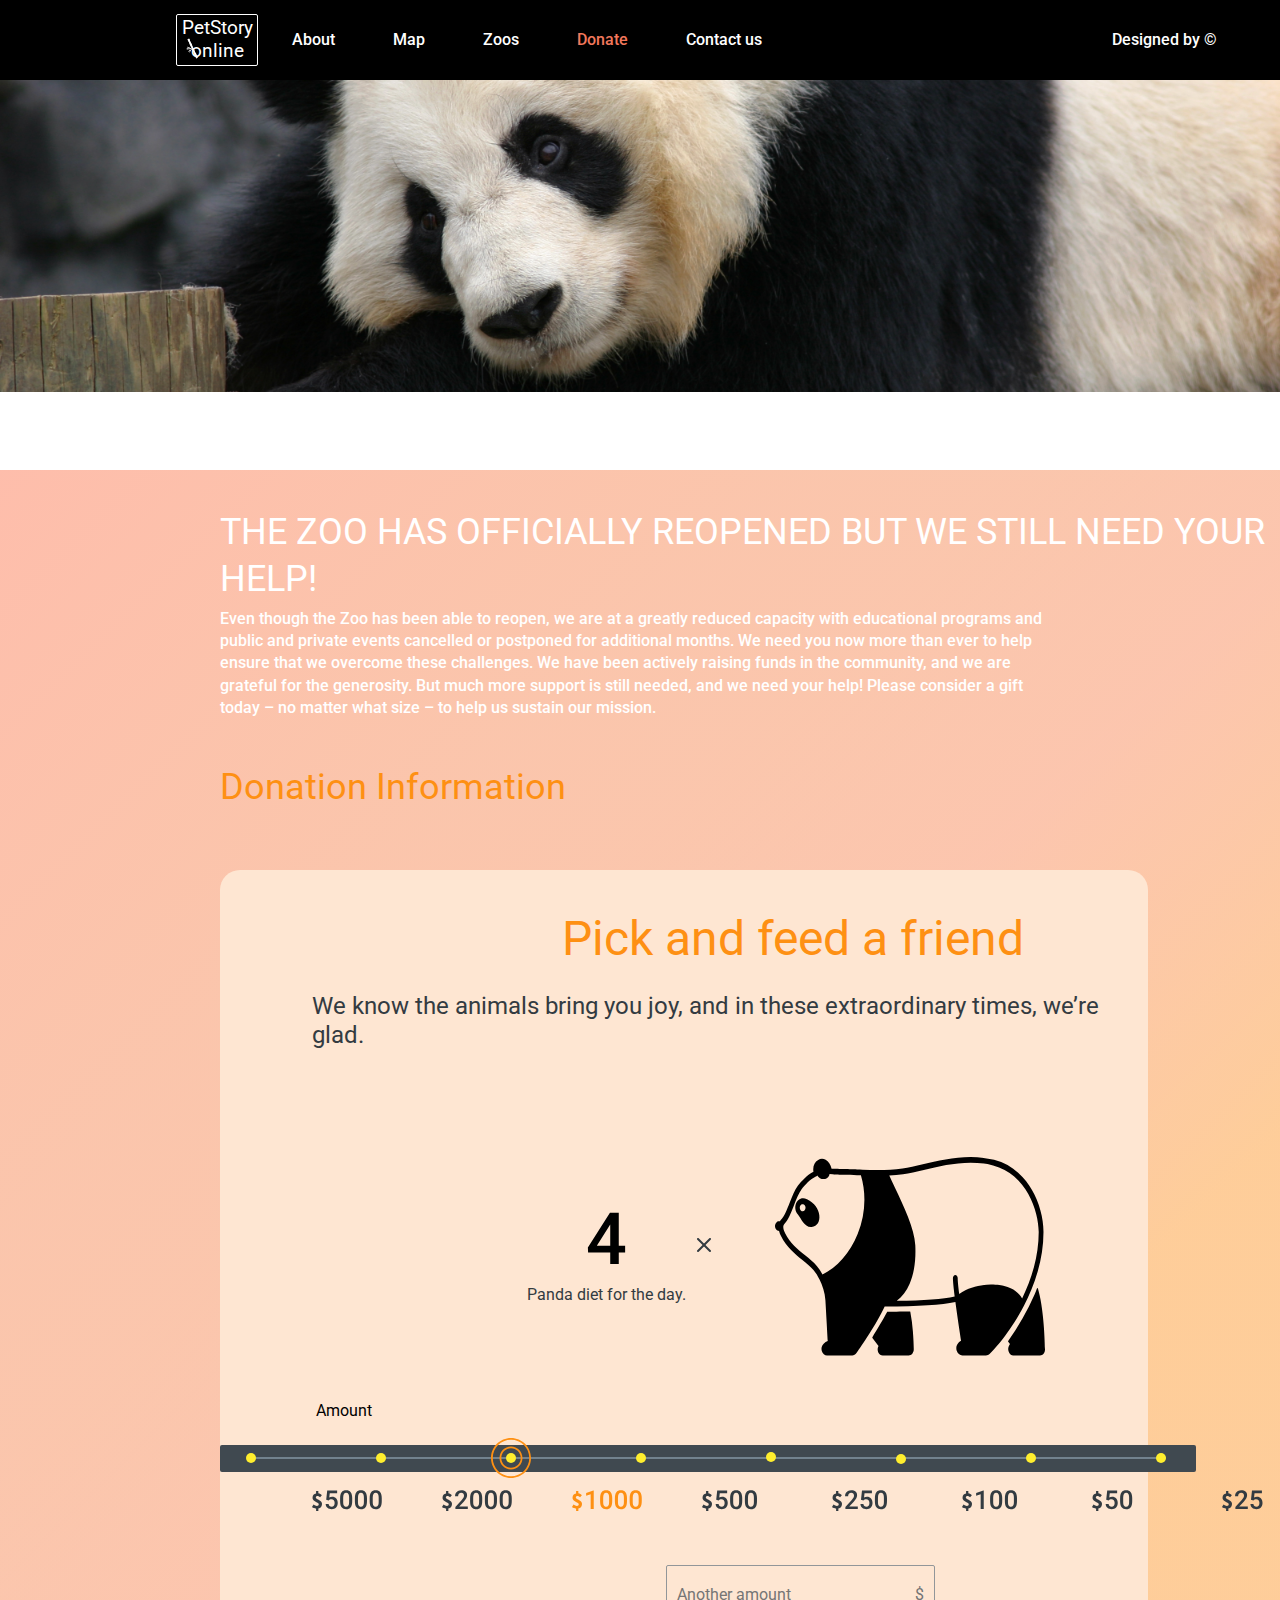
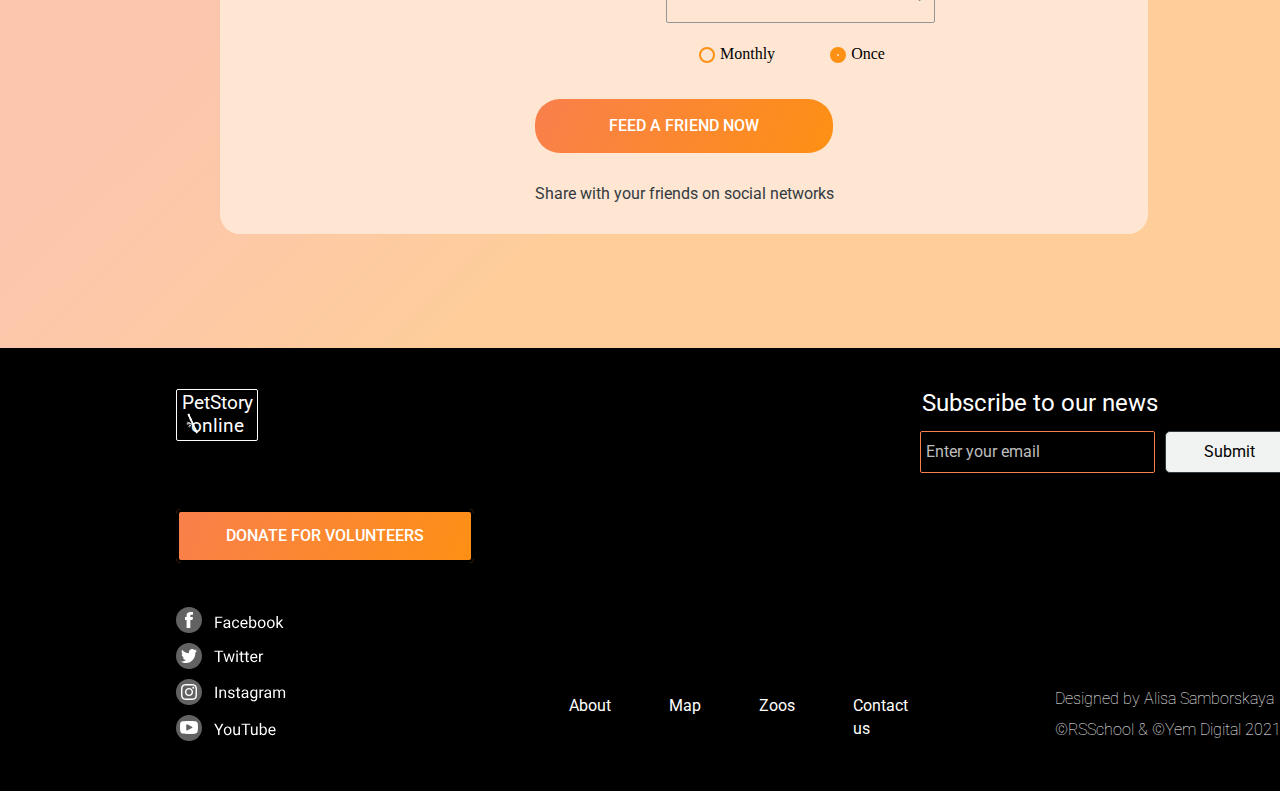
<file: indexDonate.html>
<!DOCTYPE html>
<html lang="zxx" xmlns="http://www.w3.org/1999/html">
<head>
    <meta charset="utf-8">
    <meta name="viewport" content="width=device-width, initial-scale=1">
    <title>Travel</title>
    <link rel="icon" href="https://img.icons8.com/emoji/48/000000/pile-of-poo.png"/>
    <link rel="preconnect" href="https://fonts.googleapis.com">
    <link rel="preconnect" href="https://fonts.gstatic.com" crossorigin>
    <link href="https://fonts.googleapis.com/css2?family=Roboto:wght@100;300;400;500;700;900&display=swap" rel="stylesheet">
    <link href="stylesDonate.css" rel="stylesheet">
</head>
<body>
    <header id="header">
        <div class="logo">
            <h1> <a href="#header"> PetStory online </a>  </h1>
            <img src="bamboo.svg" alt="bamboo">
        </div>
        <nav>
            <ul class="nav-ul">
                <li id="about">
                    <a href="index.html">About</a>
                </li>
                <li>
                    <a href="#">Map</a>
                </li>
                <li>
                    <a href="#">Zoos</a>
                </li>
                <li id="donateLi" >
                    <a href="#">Donate</a>
                </li>
                <li>
                    <a href="#contacts">Contact us</a>
                </li>
            </ul>
        </nav>
        <div class="figma">
            <a href="https://www.figma.com/file/ypzT9idgAILaSRVRmDAJxn/online-zoo-3-weeks?node-id=0%3A1">Designed by ©</a>
        </div>
    </header>
    <main></main>
    <section>
        <h3>THE ZOO HAS OFFICIALLY REOPENED BUT WE STILL NEED YOUR HELP!</h3>
        <p>Even though the Zoo has been able to reopen, we are at a greatly reduced capacity with educational programs
            and public and private events cancelled or postponed for additional months. We need you now more than ever
            to help ensure that we overcome these challenges. We have been actively raising funds in the community,
            and we are grateful for the generosity.  But much more support is still needed, and we need your help!
            Please consider a gift today – no matter what size – to help us sustain our mission.</p>
        <h3 class="information">Donation Information</h3>
        <div class="feedFriends">
            <h2>Pick and feed a friend</h2>
            <p>We know the animals bring you joy, and in these extraordinary times, we’re glad.</p>
            <div class="dietPanda">
                <div class="fourDiet">
                    <div><img src="4.svg"></div>
                    <div><p class="diet">Panda diet for the day.</p></div>
                </div>
                <div class="and">
                    <img src="and.svg" alt="and">
                </div>
                <div>
                    <img src="dietPanda.svg">
                </div>
            </div>
            <p id="amount">Amount</p>
            <div class="money">
                <div class="progress"><img src="progress_bar.svg"></div>
                <div class="price"><img src="price.svg"></div>
            </div>
            <input  id="number" type="number"  onkeypress="this.value=this.value.substring(0,3);" placeholder="  Another amount                               $">
            <div class="payDonate">
                <form>
                    <p><input type="radio" name="first" value="Monthly"> Monthly </p>
                    <p><input type="radio" name="first" value="Once" checked> Once </p>
                </form>
            </div>
            <div id="donateBtn">
                <button class="donate">Feed a friend now</button>
            </div>
            <div class="share">Share with your friends on social networks </div>

        </div>
    </section>
    <footer id="contacts">
        <div>
            <div>
                <div class="logo" id="logoFooter">
                    <h2> <a href="#header"> PetStory online </a> </h2>
                    <img src="bamboo.svg" alt="bamboo">
                </div>
                <div><button class="aboutDonate" id="donate">DONATE FOR VOLUNTEERS</button></div>
                <div>
                    <ul class="social">
                        <li>
                            <a href="https://facebook.com/" target="_blank">
                                <img src="facebook.svg" alt="facebook">
                            </a>
                        </li>
                        <li>
                            <a href="https://twitter.com/" target="_blank">
                                <img src="twitter.svg" alt="twitter">
                            </a>
                        </li>
                        <li>
                            <a href="https://instagram.com/" target="_blank">
                                <img src="instagram.svg" alt="twitter">
                            </a>
                        </li>
                        <li>
                            <a href="https://www.youtube.com/" target="_blank">
                                <img src="youtube.svg" alt="twitter">
                            </a>
                        </li>
                    </ul>
                </div>

            </div>
            <div>
                <nav class="navFooter">
                    <ul class="nav-ul">
                        <li id="aboutFooter">
                            <a href="index.html">About</a>
                        </li>
                        <li>
                            <a href="#">Map</a>
                        </li>
                        <li>
                            <a href="#">Zoos</a>
                        </li>
                        <li>
                            <a href="#contacts">Contact us</a>
                        </li>
                    </ul>
                </nav>
            </div>
            <div class="submit">
                <p>Subscribe to our news</p>
                <div class="email">
                    <form>
                        <input type="email" placeholder="username@beststartupever.com" value="  Enter your email" >
                        <div class="emailSubmit">
                            <input type="submit" value="Submit" />
                        </div>
                    </form>

                </div>
                <div class="designed">
                    <div>Designed by Alisa Samborskaya</div>
                    <div class="RSS">©RSSchool & ©Yem Digital 2021</div>
                </div>
            </div>
        </div>

    </footer>
</body>
</html>
</file>
<file: styles.css>
header {
    position: absolute;
    width: 100%;
    height: 80px;
    left: 0;
    top: 0;
    background-color: black;
    display: flex;
    align-items: center;
}

body {
    margin: 0;
    padding: 0;
}

.logo {
    box-sizing: border-box;
    position: absolute;
    width: 82px;
    height: 52px;
    border: 1px solid #FFFFFF;
    border-radius: 2px;
    display: flex;
    align-items: center;
    margin: 14px 0 14px 13.75%;
}

.logo > h1, .logo > h1 > a {
    font-family: 'Roboto',sans-serif;
    font-style: normal;
    font-weight: 400;
    font-size: 19px;
    line-height: 120%;
    text-align: center;
    color: #FFFFFF;
    margin: 0;
}

#logoFooter > h2, #logoFooter > h2 > a {
    font-family: 'Roboto',sans-serif;
    font-style: normal;
    font-weight: 400;
    font-size: 19px;
    line-height: 120%;
    text-align: center;
    color: #FFFFFF;
    margin: 0;
}

#logoFooter > h2 > a {
    text-decoration: none;
}

.logo > h1 > a {
    text-decoration: none;
}

.logo > img {
    position: absolute;
    padding: 20% 0 0 11.25%;
}

nav {
    display: flex;
    flex-direction: column;
    margin: 0 0 0 22.81%;
}

.nav-ul {
    font-family: 'Roboto',sans-serif;
    font-style: normal;
    font-weight: 500;
    font-size: 16px;
    line-height: 140%;
    display: flex;
    padding: 0;
    margin: 0;
    gap: 58px;
}

#about > a, #aboutFooter > a {
    color: #F2785C;
}

.nav-ul > li > a, .figma > a {
    text-decoration:none;
    color: #FFFFFF;
}

.figma {
    font-family: 'Roboto',sans-serif;
    font-style: normal;
    font-weight: 500;
    font-size: 16px;
    line-height: 140%;
    margin-left: 27.375%;
}

main {
    background-image: url("Giant Panda.png");
    background-repeat: no-repeat;
    width: 100%;
    height: 780px;
    background-size: 100%;
}

.online {
    background: linear-gradient(113.96deg, #F9804B 1.49%, #FE9013 101.44%);
    border-radius: 25px;
    border: 0;
    width: 298px;
    height: 54px;
    margin-top: 626px;
    margin-left: 61.44%;
    font-family: 'Roboto',sans-serif;
    font-style: normal;
    font-weight: 500;
    font-size: 16px;
    line-height: 140%;
    text-align: center;
    text-transform: uppercase;
    color: #FFFFFF;
    padding-left: 10px;
}

.online:hover, .aboutDonate:hover{
    background: red;
    color: black;
    box-shadow: inset 0 0 0 3px black;
}

@keyframes bounce {
    0%, 20%, 60%, 100% {
        transform: translateY(0);
    }

    40% {
        transform: translateY(-20px);
    }

    80% {
        transform: translateY(-10px);
    }
}

li:hover {
    animation: bounce 1s;
}

#about:hover {
    animation: none;
}

.right:hover, .left:hover {
    animation: bounce 1s;
}

.scroll > button:hover {
    background-color: red;
}

.ellipse {
    width: 574px;
    height: 474px;
    background-image: url("Ellipse 6.png");
    background-repeat: no-repeat;
    margin-top: 92px;
    position: absolute;
    margin-left: 50.44%;
}

.ellipse > p {
    font-family: 'Roboto',sans-serif;
    font-style: normal;
    font-weight: 700;
    font-size: 106px;
    line-height: 75%;
    text-align: center;
    text-transform: uppercase;
    color: #FFFFFF;
    margin: 0;
    padding-top: 74px;
    padding-left: 74px;
}

.yellowText {
    color: #FFEE2E;
}

section {
    display: flex;
    margin-top: 12px;
}

.cap {
    margin-top: 128px;
    margin-left: 13.68%;
    display: flex;
}

.cap > div  {
    padding-left: 7.5%;
    margin: 0;
}

.cap > div > p {
    margin: 0;
    font-family: 'Roboto',sans-serif;
    font-style: normal;
    color: #333B41;
    font-weight: 400;
}

.oneCap {
    font-size: 48px;
    line-height: 120%;
    padding-bottom: 20px;
}

.twoCap {
    font-size: 16px;
    line-height: 130%;
    padding-bottom: 54px;
}

.threeCap {
    font-size: 24px;
    line-height: 120%;
    padding-bottom: 34px;
}

.fourCap {
    font-size: 16px;
    line-height: 140%;
    text-align: left;
    vertical-align: top;
}

.flower {
    padding-left: 20px;
}

.flower > img {
    min-width: 204px;
}

article {
    height: 1107px;
    background:
        url("palm_foto.png") 0 100% no-repeat,
        url("strelitzia.png") 100% 100% no-repeat;
    padding-top: 92px;
}

.left {
    background: url("left.svg") 0 0 no-repeat;
    width: 62px;
    height: 62px;
    border: 0;
    margin-bottom: 6px;
}

.right {
    background: url("right.svg") 0 0 no-repeat;
    width: 62px;
    height: 62px;
    border: 0;
    margin-bottom: 4px;
}

.oneIcon {
    width: 366px;
    margin-left: 30px;
    border: 1px solid #FA6F32;
}

.iconPandas > h6, .iconPandas > p {
    margin: 0;
    font-family: 'Roboto',sans-serif;
    font-style: normal;
}

.iconPandas > h6 {
    font-weight: 500;
    font-size: 16px;
    line-height: 109%;
}

.iconPandas > p {
    font-weight: 300;
    font-size: 15px;
    line-height: 120%;
}

.iconPandas {
    padding: 8px 0 11px 0;
}

.space {
    display: flex;
    justify-content: space-between;
    margin-left: 16px;
    margin-right: 12px;
}

#iconsOne, #iconsTwo, #eat {
    display: flex;
}

#iconToed, #iconPandas {
    margin-left: 20px;
    padding-left: 0;
}

#iconGorillas, #iconPenguins {
    padding-right: 0;
    margin-right: 20px;
}

#iconGorillas {
    width: 362px;
}

#iconPenguins {
    margin-right: 22px;
}

#iconPenguins > div {
    margin-left: 13px;
}

#eat {
    align-items: center;
}

#iconsTwo {
    padding-top: 20px;
}

.banana {
    height: 33px;
    width:33px ;
    background:
            url("banana.svg") 0 100% no-repeat,
            url("bamboo.png") 62% 100% no-repeat;
    margin-top: 7px;
}

.fish {
    height: 44px;
    width:44px ;
    background:
            url("fish_icon.svg") 101% 75% no-repeat,
            url("steak_icon.png") 93% 52% no-repeat;
    padding-left: 135px;
}

#gorillas {
    margin-left: 13px;
}

#eat {
    align-items: center;
    justify-content: center;
}

#onlineFavorite {
    margin: 0;
}

#aboutFavorite {
    display: flex;
    justify-content: center;
    margin-top: 80px;
}

address {
    background: linear-gradient(315.75deg, rgba(254, 210, 144, 0.7) 30.06%, #FEBDAB 100.95%,
    rgba(254, 210, 144, 0.7) 106.36%), linear-gradient(315.75deg, rgba(254, 189, 171, 0.74) 30.06%,
    rgba(243, 169, 248, 0.66) 50.74%, #E0D8F0 80.49%, #EAF7FE 127.9%, #EAF7FE 149.54%),
    linear-gradient(315.75deg, rgba(254, 189, 171, 0.74) 30.06%,
    rgba(243, 169, 248, 0.66) 50.74%, #E0D8F0 80.49%, #EAF7FE 127.9%, #EAF7FE 149.54%);
    display: flex;
    justify-content: center;
}

address > div {
    width: 72.5%;
    height: 835px;
    background: rgba(253, 253, 255, 0.52);
    border-radius: 20px;
    margin: 69px 0 100px 0;
    font-family: 'Roboto',sans-serif;
    font-style: normal;
    font-weight: 400;
}

address > div > h3 {
    font-size: 48px;
    line-height: 120%;
    text-align: center;
    color: #FE9013;
    margin: 41px 0 30px 0;
    font-weight: 400;
}

address > div > h5 {
    font-size: 24px;
    line-height: 120%;
    color: #333B41;
    padding-left: 99px;
    margin: 0 0 40px 0;
    font-weight: 400;

}

address > div > h6 {
    font-weight: 500;
    font-size: 16px;
    line-height: 130%;
    color: #333B41;
    padding-left: 99px;
    margin: 0;
}

address > div > p {
    font-size: 16px;
    line-height: 130%;
    color: #333B41;
    padding-left: 99px;
    padding-right: 198px;
    margin: 10px 0 0 0;
}

address > div > p > span > a {
    text-decoration: none;
    border-bottom: 1px solid #FE9013;
    padding-bottom: 1px;
    color: black;
}

.how {
    font-family: 'Roboto',sans-serif;
    font-style: normal;
    color: #333B41;
    display: flex;
    justify-content: center;
    margin: 0;
    align-items: center;
    flex-direction: column;
}

.how > h3 {
    font-weight: 400;
    font-size: 36px;
    line-height: 130%;
    margin: 60px 0 40px 0;
}

#aboutFriend {
    margin: 60px 0 0 0 ;
}

#aboutFriend > a {
    text-decoration: none;
    color:white;
}

.worksText {
    font-family: 'Roboto',sans-serif;
    font-style: normal;
    font-weight: 400;
    font-size: 16px;
    line-height: 140%;
    color: #333B41;
    display: flex;
}

.payCard {
    display: flex;
    justify-content: center;
    background: #FFFFFF;
    width: 168px;
    height: 168px;
    border: 1px solid #FA6F32;
    align-items: center;
    margin-bottom: 30px;
    border-radius: 5px;
}

#monkeyPay, #payment {
    max-width: 168px;
}

#payment {
    padding-left: 4px;
}

.vectorRight {
    padding-top: 62px;
}

#aboutPayCard {
    margin-right: 22px;
}

#aboutPayment {
    margin-left: 31px;
    margin-right: 30px;
}

#aboutMonkeyPay {
    margin-left: 31px;
}

aside {
    height: 919px;
    background: url(leav.svg) 100% 126% no-repeat;
}

.aboutDonate {
    width: 298px;
    height: 54px;
    background: linear-gradient(113.96deg, #F9804B 1.49%, #FE9013 101.44%);
    border-radius: 5px;
    font-family: 'Roboto',sans-serif;
    font-style: normal;
    font-weight: 500;
    font-size: 16px;
    line-height: 140%;
    text-align: center;
    text-transform: uppercase;
    color: #FFFFFF;
    border: 0;
}

aside > div > h3 {
    font-family: 'Roboto',sans-serif;
    font-style: normal;
    font-weight: 400;
    font-size: 36px;
    line-height: 130%;
    text-align: center;
    color: #333B41;
    margin: 140px 0 47px 0;
}

aside {
    justify-content: center;
    display: flex;
}

aside > div {
    width: 72.5%;
    justify-content: center;
}

.review {
    width: 23.1%;
    background: #F1F3F2;
    background-clip: padding-box;
    height: 391px;
    position: relative;
    border: 1px solid transparent;
    border-radius: 20px;
    box-sizing: border-box;
}

.review:after {
    content: " ";
    position: absolute;
    top: -1px;
    right: -1px;
    left: -1px;
    bottom: -1px;
    z-index: -1;
    border-radius: inherit;
    background: linear-gradient(to top left, #FEBDAB 36%, #F3A9F8 44%, #E0D8F0 100%, #EAF7FE 100%, #EAF7FE 100%);
}


.reviews {
    display: flex;
    gap: 30px;
}

.firstReview {
    display: flex;
    align-items: center;
}

.firstReview > div > h5 {
    margin: 15px 0 1px 0;
    font-family: 'Roboto',sans-serif;
    font-style: normal;
    font-weight: 400;
    font-size: 16px;
    line-height: 120%;
    color: #000000;
}

.firstReview > div > h6 {
    margin: 0;
    font-family: 'Roboto',sans-serif;
    font-style: normal;
    font-weight: 300;
    font-size: 15px;
    line-height: 120%;
    color: #BDBDBD;
}

.firstUser {
    margin: 15px 10px 0 16px;
}

.review > p {
    margin: 6px 12px 18px 16px;
    font-family: 'Roboto',sans-serif;
    font-style: normal;
    font-weight: 300;
    font-size: 15px;
    line-height: 120%;
    color: #767474;
    overflow: hidden;
    height: 309px;
}

.scroll {
    width: 51.64%;
    background: #F5F7F6;
    border-radius: 5px;
    border: 1px solid #F2785C;
    display: flex;
    margin: 21px auto 32px auto;
}

.scroll > button {
    padding: 0;
    width: 115px;
    background-color: #FE9013;
    border: 0;
    height: 6px;
    margin: 0;
}

footer {
    height: 443px ;
    background: black;
}

footer > div {
    width: 72.5%;
    display: flex;
    margin: auto;
}

#donate {
    margin: 161px 0 0 0;
}

#donate > a {
    text-decoration: none;
    color: #FFFFFF;
}

#logoFooter {
    margin: 41px 0 0 0;
}

.social {
    padding: 0;
    margin-top: 44px;
}

.social > li {
    height: 26px;
    margin-bottom: 10px;
}

.navFooter {
    margin: 102.5% 0 14% 28%;
    width: 102%;
}

.navFooter > ul {
    font-weight: 400;
}

.submit {
    width: 367px;
    height: 443px;
    margin-left: 11%;
}

.submit > p {
    font-family: 'Roboto',sans-serif;
    font-style: normal;
    font-weight: 400;
    font-size: 24px;
    line-height: 120%;
    color: #FFFFFF;
    margin: 41px 0 13px 7px;
}

.email {
    display: flex;
    margin: 0 -5px 0 5px;
}

.email > form {
    display: flex;
}

.email > form > input {
    font-family: 'Roboto',sans-serif;
    font-style: normal;
    font-weight: 400;
    font-size: 16px;
    line-height: 140%;
    color: #BDBDBD;
    border-radius: 2px;
    width: 228px;
    height: 40px;
    background-color: black;
    border: 1px solid #F9804B;
    padding: 0;
}

.emailSubmit >input {
    background: #F1F3F2;
    border: 1px solid #4B9200;
    border-radius: 5px;
    width: 129px;
    height: 42px;
    font-family: 'Roboto',sans-serif;
    font-style: normal;
    font-weight: 400;
    font-size: 16px;
    line-height: 140%;
    color: #4B9200;
    margin-left: 10px;
}

.designed {
    font-family: 'Roboto',sans-serif;
    font-style: normal;
    font-weight: 100;
    font-size: 16px;
    line-height: 130%;
    color: #FFFFFF;
    margin-top: 59%;
    margin-left: 38%;
}

.RSS {
    margin-top: 10px;
}
</file>
<file: zoo/styles.css>
header {
    position: absolute;
    width: 1600px;
    height: 80px;
    left: 0;
    top: 0;
    background-color: black;
    display: flex;
    align-items: center;
}

body {
    margin: 0;
    padding: 0;
}

.logo {
    box-sizing: border-box;
    position: absolute;
    width: 82px;
    height: 52px;
    border: 1px solid #FFFFFF;
    border-radius: 2px;
    display: flex;
    align-items: center;
    margin: 14px 0 14px 13.75%;
}

.logo > h2 {
    font-family: 'Roboto',sans-serif;
    font-style: normal;
    font-weight: 400;
    font-size: 19px;
    line-height: 120%;
    text-align: center;
    color: #FFFFFF;
    margin: 0;
}

.logo > img {
    position: absolute;
    padding: 20% 0 0 11.25%;
}

nav {
    display: flex;
    flex-direction: column;
    margin: 0 0 0 22.81%;
}

.nav-ul {
    font-family: 'Roboto',sans-serif;
    font-style: normal;
    font-weight: 500;
    font-size: 16px;
    line-height: 140%;
    display: flex;
    padding: 0;
    margin: 0;
    gap: 58px;
}

#about > a, #aboutFooter > a {
    color: #F2785C;
}

.nav-ul > li > a, .figma > a {
    text-decoration:none;
    color: #FFFFFF;
}

.figma {
    font-family: 'Roboto',sans-serif;
    font-style: normal;
    font-weight: 500;
    font-size: 16px;
    line-height: 140%;
    margin-left: 27.375%;
}

main {
    background-image: url("Giant Panda.png");
    background-repeat: no-repeat;
    width: 1600px;
    height: 780px;
}

.online {
    background: linear-gradient(113.96deg, #F9804B 1.49%, #FE9013 101.44%);
    border-radius: 25px;
    border: 0;
    width: 298px;
    height: 54px;
    margin-top: 626px;
    margin-left: 64.44%;
    font-family: 'Roboto',sans-serif;
    font-style: normal;
    font-weight: 500;
    font-size: 16px;
    line-height: 140%;
    text-align: center;
    text-transform: uppercase;
    color: #FFFFFF;
}

.ellipse {
    width: 574px;
    height: 474px;
    background-image: url("Ellipse 6.png");
    background-repeat: no-repeat;
    margin-top: 92px;
    position: absolute;
    margin-left: 50.44%;
}

.ellipse > p {
    font-family: 'Roboto',sans-serif;
    font-style: normal;
    font-weight: 700;
    font-size: 106px;
    line-height: 75%;
    text-align: center;
    text-transform: uppercase;
    color: #FFFFFF;
    margin: 0;
    padding-top: 74px;
    padding-left: 74px;
}

.yellowText {
    color: #FFEE2E;
}

section {
    display: flex;
    margin-top: 12px;
}

.cap {
    margin-top: 128px;
    margin-left: 13.68%;
    display: flex;
}

.cap > div  {
    padding-left: 7.5%;
    margin: 0;
}

.cap > div > p {
    margin: 0;
    font-family: 'Roboto',sans-serif;
    font-style: normal;
    color: #333B41;
    font-weight: 400;
}

.oneCap {
    font-size: 48px;
    line-height: 120%;
    padding-bottom: 20px;
}

.twoCap {
    font-size: 16px;
    line-height: 130%;
    padding-bottom: 54px;
}

.threeCap {
    font-size: 24px;
    line-height: 120%;
    padding-bottom: 34px;
}

.fourCap {
    font-size: 16px;
    line-height: 140%;
    text-align: left;
    vertical-align: top;
}

.flower {
    padding-left: 20px;
}

article {
    height: 1212px;
    background:
        url("palm_foto.png") 0 100% no-repeat,
        url("strelitzia.png") 100% 100% no-repeat;
    padding-top: 180px;
}

.left {
    background: url("left.svg") 0 0 no-repeat;
    width: 62px;
    height: 62px;
    border: 0;
}

.right {
    background: url("right.svg") 0 0 no-repeat;
    width: 62px;
    height: 62px;
    border: 0;
}

.oneIcon {
    width: 366px;
    margin-left: 30px;
    border: 1px solid #FA6F32;
}

.iconPandas > h6, .iconPandas > p {
    margin: 0;
    font-family: 'Roboto',sans-serif;
    font-style: normal;
}

.iconPandas > h6 {
    font-weight: 500;
    font-size: 16px;
    line-height: 140%;
}

.iconPandas > p {
    font-weight: 300;
    font-size: 15px;
    line-height: 120%;
}

.iconPandas {
    padding: 8px 0 8px 0;
}

.space {
    display: flex;
    justify-content: space-between;
    margin-left: 16px;
    margin-right: 12px;
}

#iconsOne, #iconsTwo, #eat {
    display: flex;
}

#iconToed, #iconPandas {
    margin-left: 20px;
    padding-left: 0;
}

#iconGorillas, #iconPenguins {
    padding-right: 0;
    margin-right: 20px;
}

#eat {
    align-items: center;
}

#iconsTwo {
    padding-top: 20px;
}

.banana {
    height: 33px;
    width:33px ;
    background:
            url("banana.svg") 0 100% no-repeat,
            url("bamboo.png") 100% 100% no-repeat;
}

.fish {
    height: 33px;
    width:33px ;
    background:
            url("fish_icon.svg") 0 100% no-repeat,
            url("steak_icon.png") 100% 100% no-repeat;
}

#eat {
    align-items: center;
    justify-content: center;
}

#onlineFavorite {
    margin: 0;
}

#aboutFavorite {
    display: flex;
    justify-content: center;
    margin-top: 80px;
}

address {
    background: linear-gradient(315.75deg, rgba(254, 210, 144, 0.7) 30.06%, #FEBDAB 100.95%,
    rgba(254, 210, 144, 0.7) 106.36%), linear-gradient(315.75deg, rgba(254, 189, 171, 0.74) 30.06%,
    rgba(243, 169, 248, 0.66) 50.74%, #E0D8F0 80.49%, #EAF7FE 127.9%, #EAF7FE 149.54%),
    linear-gradient(315.75deg, rgba(254, 189, 171, 0.74) 30.06%,
    rgba(243, 169, 248, 0.66) 50.74%, #E0D8F0 80.49%, #EAF7FE 127.9%, #EAF7FE 149.54%);
    display: flex;
    justify-content: center;
}

address > div {
    width: 72.5%;
    height: 835px;
    background: rgba(253, 253, 255, 0.52);
    border-radius: 20px;
    margin: 69px 0 100px 0;
    font-family: 'Roboto',sans-serif;
    font-style: normal;
    font-weight: 400;
}

address > div > h3 {
    font-size: 48px;
    line-height: 120%;
    text-align: center;
    color: #FE9013;
    margin: 41px 0 30px 0;
    font-weight: 400;
}

address > div > h5 {
    font-size: 24px;
    line-height: 120%;
    color: #333B41;
    padding-left: 99px;
    margin: 0 0 40px 0;
    font-weight: 400;

}

address > div > h6 {
    font-weight: 500;
    font-size: 16px;
    line-height: 130%;
    color: #333B41;
    padding-left: 99px;
    margin: 0;
}

address > div > p {
    font-size: 16px;
    line-height: 130%;
    color: #333B41;
    padding-left: 99px;
    padding-right: 198px;
    margin: 10px 0 0 0;
}

address > div > p > span {
    text-decoration: none;
    border-bottom: 1px solid #FE9013;
    padding-bottom: 1px;
}

.how {
    font-family: 'Roboto',sans-serif;
    font-style: normal;
    color: #333B41;
    display: flex;
    justify-content: center;
    margin: 0;
    align-items: center;
    flex-direction: column;
}

.how > h3 {
    font-weight: 400;
    font-size: 36px;
    line-height: 130%;
    margin: 60px 0 40px 0;
}

#aboutFriend {
    margin: 60px 0 0 0 ;
}

.worksText {
    font-family: 'Roboto',sans-serif;
    font-style: normal;
    font-weight: 400;
    font-size: 16px;
    line-height: 140%;
    color: #333B41;
    display: flex;
}

.payCard {
    display: flex;
    justify-content: center;
    background: #FFFFFF;
    width: 168px;
    height: 168px;
    border: 1px solid #FA6F32;
    align-items: center;
    margin-bottom: 30px;
}

#monkeyPay, #payment {
    max-width: 168px;
}

.vectorRight {
    padding-top: 62px;
}

#aboutPayCard {
    margin-right: 30px;
}

#aboutPayment {
    margin-left: 31px;
    margin-right: 30px;
}

#aboutMonkeyPay {
    margin-left: 31px;
}

aside {
    height: 919px;
    background: url(leav.svg) 100% 126% no-repeat;
}

.aboutDonate {
    width: 298px;
    height: 54px;
    background: linear-gradient(113.96deg, #F9804B 1.49%, #FE9013 101.44%);
    border-radius: 5px;
    font-family: 'Roboto',sans-serif;
    font-style: normal;
    font-weight: 500;
    font-size: 16px;
    line-height: 140%;
    text-align: center;
    text-transform: uppercase;
    color: #FFFFFF;
    border: 0;
}

aside > div > h3 {
    font-family: 'Roboto',sans-serif;
    font-style: normal;
    font-weight: 400;
    font-size: 36px;
    line-height: 130%;
    text-align: center;
    color: #333B41;
    margin: 140px 0 47px 0;
}

aside {
    justify-content: center;
    display: flex;
}

aside > div {
    width: 72.5%;
    justify-content: center;
}

.review {
    width: 23.1%;
    background: #F1F3F2;
    background-clip: padding-box;
    height: 391px;
    position: relative;
    border: 1px solid transparent;
    border-radius: 20px;
    box-sizing: border-box;
}

.review:after {
    content: " ";
    position: absolute;
    top: -1px;
    right: -1px;
    left: -1px;
    bottom: -1px;
    z-index: -1;
    border-radius: inherit;
    background: linear-gradient(to top left, #FEBDAB 36%, #F3A9F8 44%, #E0D8F0 100%, #EAF7FE 100%, #EAF7FE 100%);
}


.reviews {
    display: flex;
    gap: 30px;
}

.firstReview {
    display: flex;
    align-items: center;
}

.firstReview > div > h5 {
    margin: 15px 0 1px 0;
    font-family: 'Roboto',sans-serif;
    font-style: normal;
    font-weight: 400;
    font-size: 16px;
    line-height: 120%;
    color: #000000;
}

.firstReview > div > h6 {
    margin: 0;
    font-family: 'Roboto',sans-serif;
    font-style: normal;
    font-weight: 300;
    font-size: 15px;
    line-height: 120%;
    color: #BDBDBD;
}

.firstUser {
    margin: 15px 10px 0 16px;
}

.review > p {
    margin: 10px 15px 19px 16px;
    font-family: 'Roboto',sans-serif;
    font-style: normal;
    font-weight: 300;
    font-size: 15px;
    line-height: 120%;
    color: #767474;
    overflow: hidden;
    height: 309px;
}

.scroll {
    width: 51.64%;
    height: 8px;
    background: #F5F7F6;
    border-radius: 5px;
    border-color: #F2785C;
    display: flex;
    margin: 21px auto 32px auto;
}

.scroll > button {
    padding: 0;
    width: 115px;
    background-color: #FE9013;
    border: 0;
    height: 6px;
    margin: 0;
}

footer {
    height: 443px ;
    background: black;
}

footer > div {
    width: 72.5%;
    display: flex;
    margin: auto;
}

#donate {
    margin: 161px 0 0 0;
}

#logoFooter {
    margin: 41px 0 0 0;
}

.social {
    padding: 0;
    margin-top: 44px;
}

.social > li {
    height: 26px;
    margin-bottom: 10px;
}

.navFooter {
    margin: 102.5% 0 14% 28%;
    width: 102%;
}

.navFooter > ul {
    font-weight: 400;
}

.submit {
    width: 367px;
    height: 443px;
    margin-left: 10%;
}

.submit > p {
    font-family: 'Roboto',sans-serif;
    font-style: normal;
    font-weight: 400;
    font-size: 24px;
    line-height: 120%;
    color: #FFFFFF;
}

.email {
    display: flex;
}

.email > input {
    font-family: 'Roboto',sans-serif;
    font-style: normal;
    font-weight: 400;
    font-size: 16px;
    line-height: 140%;
    color: #BDBDBD;
    border-radius: 2px;
    width: 228px;
    height: 40px;
    background-color: black;
    border: 1px solid #F9804B;
    padding: 0;
}

.emailSubmit {
    background: #F1F3F2;
    border: 1px solid #4B9200;
    border-radius: 5px;
    width: 129px;
    height: 42px;
    font-family: 'Roboto',sans-serif;
    font-style: normal;
    font-weight: 400;
    font-size: 16px;
    line-height: 140%;
    color: #4B9200;
    margin-left: 10px;
}

.designed {
    font-family: 'Roboto',sans-serif;
    font-style: normal;
    font-weight: 100;
    font-size: 16px;
    line-height: 130%;
    color: #FFFFFF;
    margin-top: 59%;
    margin-left: 38%;
}

.RSS {
    margin-top: 10px;
}
</file>
<file: online-zoo/pages/main/styles.css>
header {
    position: absolute;
    width: 100%;
    height: 80px;
    left: 0;
    top: 0;
    background-color: black;
    display: flex;
    align-items: center;
}

body {
    margin: 0;
    padding: 0;
}

.logo {
    box-sizing: border-box;
    position: absolute;
    width: 82px;
    height: 52px;
    border: 1px solid #FFFFFF;
    border-radius: 2px;
    display: flex;
    align-items: center;
    margin: 14px 0 14px 13.75%;
}

.logo > h1, .logo > h1 > a {
    font-family: 'Roboto',sans-serif;
    font-style: normal;
    font-weight: 400;
    font-size: 19px;
    line-height: 120%;
    text-align: center;
    color: #FFFFFF;
    margin: 0;
}

#logoFooter > h2, #logoFooter > h2 > a {
    font-family: 'Roboto',sans-serif;
    font-style: normal;
    font-weight: 400;
    font-size: 19px;
    line-height: 120%;
    text-align: center;
    color: #FFFFFF;
    margin: 0;
}

#logoFooter > h2 > a {
    text-decoration: none;
}

.logo > h1 > a {
    text-decoration: none;
}

.logo > img {
    position: absolute;
    padding: 20% 0 0 11.25%;
}

nav {
    display: flex;
    flex-direction: column;
    margin: 0 0 0 22.81%;
}

.nav-ul {
    font-family: 'Roboto',sans-serif;
    font-style: normal;
    font-weight: 500;
    font-size: 16px;
    line-height: 140%;
    display: flex;
    padding: 0;
    margin: 0;
    gap: 58px;
}

#about > a, #aboutFooter > a {
    color: #F2785C;
}

.nav-ul > li > a, .figma > a {
    text-decoration:none;
    color: #FFFFFF;
}

.figma {
    font-family: 'Roboto',sans-serif;
    font-style: normal;
    font-weight: 500;
    font-size: 16px;
    line-height: 140%;
    margin-left: 27.375%;
}

main {
    background-image: url("Giant Panda.png");
    background-repeat: no-repeat;
    width: 100%;
    height: 780px;
    background-size: 100%;
}

.online {
    background: linear-gradient(113.96deg, #F9804B 1.49%, #FE9013 101.44%);
    border-radius: 25px;
    border: 0;
    width: 298px;
    height: 54px;
    margin-top: 626px;
    margin-left: 61.44%;
    font-family: 'Roboto',sans-serif;
    font-style: normal;
    font-weight: 500;
    font-size: 16px;
    line-height: 140%;
    text-align: center;
    text-transform: uppercase;
    color: #FFFFFF;
    padding-left: 10px;
}

.online:hover, .aboutDonate:hover{
    background: red;
    color: black;
    box-shadow: inset 0 0 0 3px black;
}

@keyframes bounce {
    0%, 20%, 60%, 100% {
        transform: translateY(0);
    }

    40% {
        transform: translateY(-20px);
    }

    80% {
        transform: translateY(-10px);
    }
}

li:hover {
    animation: bounce 1s;
}

#about:hover {
    animation: none;
}

.right:hover, .left:hover {
    animation: bounce 1s;
}

.scroll > button:hover {
    background-color: red;
}

.ellipse {
    width: 574px;
    height: 474px;
    background-image: url("Ellipse 6.png");
    background-repeat: no-repeat;
    margin-top: 92px;
    position: absolute;
    margin-left: 50.44%;
}

.ellipse > p {
    font-family: 'Roboto',sans-serif;
    font-style: normal;
    font-weight: 700;
    font-size: 106px;
    line-height: 75%;
    text-align: center;
    text-transform: uppercase;
    color: #FFFFFF;
    margin: 0;
    padding-top: 74px;
    padding-left: 74px;
}

.yellowText {
    color: #FFEE2E;
}

section {
    display: flex;
    margin-top: 12px;
}

.cap {
    margin-top: 128px;
    margin-left: 13.68%;
    display: flex;
}

.cap > div  {
    padding-left: 7.5%;
    margin: 0;
}

.cap > div > p {
    margin: 0;
    font-family: 'Roboto',sans-serif;
    font-style: normal;
    color: #333B41;
    font-weight: 400;
}

.oneCap {
    font-size: 48px;
    line-height: 120%;
    padding-bottom: 20px;
}

.twoCap {
    font-size: 16px;
    line-height: 130%;
    padding-bottom: 54px;
}

.threeCap {
    font-size: 24px;
    line-height: 120%;
    padding-bottom: 34px;
}

.fourCap {
    font-size: 16px;
    line-height: 140%;
    text-align: left;
    vertical-align: top;
}

.flower {
    padding-left: 20px;
}

.flower > img {
    min-width: 204px;
}

article {
    height: 1107px;
    background:
        url("palm_foto.png") 0 100% no-repeat,
        url("strelitzia.png") 100% 100% no-repeat;
    padding-top: 92px;
}

.left {
    background: url("left.svg") 0 0 no-repeat;
    width: 62px;
    height: 62px;
    border: 0;
    margin-bottom: 6px;
}

.right {
    background: url("right.svg") 0 0 no-repeat;
    width: 62px;
    height: 62px;
    border: 0;
    margin-bottom: 4px;
}

.oneIcon {
    width: 366px;
    margin-left: 30px;
    border: 1px solid #FA6F32;
}

.iconPandas > h6, .iconPandas > p {
    margin: 0;
    font-family: 'Roboto',sans-serif;
    font-style: normal;
}

.iconPandas > h6 {
    font-weight: 500;
    font-size: 16px;
    line-height: 109%;
}

.iconPandas > p {
    font-weight: 300;
    font-size: 15px;
    line-height: 120%;
}

.iconPandas {
    padding: 8px 0 11px 0;
}

.space {
    display: flex;
    justify-content: space-between;
    margin-left: 16px;
    margin-right: 12px;
}

#iconsOne, #iconsTwo, #eat {
    display: flex;
}

#iconToed, #iconPandas {
    margin-left: 20px;
    padding-left: 0;
}

#iconGorillas, #iconPenguins {
    padding-right: 0;
    margin-right: 20px;
}

#iconGorillas {
    width: 362px;
}

#iconPenguins {
    margin-right: 22px;
}

#iconPenguins > div {
    margin-left: 13px;
}

#eat {
    align-items: center;
}

#iconsTwo {
    padding-top: 20px;
}

.banana {
    height: 33px;
    width:33px ;
    background:
            url("banana.svg") 0 100% no-repeat,
            url("bamboo.png") 62% 100% no-repeat;
    margin-top: 7px;
}

.fish {
    height: 44px;
    width:44px ;
    background:
            url("fish_icon.svg") 101% 75% no-repeat,
            url("steak_icon.png") 93% 52% no-repeat;
    padding-left: 135px;
}

#gorillas {
    margin-left: 13px;
}

#eat {
    align-items: center;
    justify-content: center;
}

#onlineFavorite {
    margin: 0;
}

#aboutFavorite {
    display: flex;
    justify-content: center;
    margin-top: 80px;
}

address {
    background: linear-gradient(315.75deg, rgba(254, 210, 144, 0.7) 30.06%, #FEBDAB 100.95%,
    rgba(254, 210, 144, 0.7) 106.36%), linear-gradient(315.75deg, rgba(254, 189, 171, 0.74) 30.06%,
    rgba(243, 169, 248, 0.66) 50.74%, #E0D8F0 80.49%, #EAF7FE 127.9%, #EAF7FE 149.54%),
    linear-gradient(315.75deg, rgba(254, 189, 171, 0.74) 30.06%,
    rgba(243, 169, 248, 0.66) 50.74%, #E0D8F0 80.49%, #EAF7FE 127.9%, #EAF7FE 149.54%);
    display: flex;
    justify-content: center;
}

address > div {
    width: 72.5%;
    height: 835px;
    background: rgba(253, 253, 255, 0.52);
    border-radius: 20px;
    margin: 69px 0 100px 0;
    font-family: 'Roboto',sans-serif;
    font-style: normal;
    font-weight: 400;
}

address > div > h3 {
    font-size: 48px;
    line-height: 120%;
    text-align: center;
    color: #FE9013;
    margin: 41px 0 30px 0;
    font-weight: 400;
}

address > div > h5 {
    font-size: 24px;
    line-height: 120%;
    color: #333B41;
    padding-left: 99px;
    margin: 0 0 40px 0;
    font-weight: 400;

}

address > div > h6 {
    font-weight: 500;
    font-size: 16px;
    line-height: 130%;
    color: #333B41;
    padding-left: 99px;
    margin: 0;
}

address > div > p {
    font-size: 16px;
    line-height: 130%;
    color: #333B41;
    padding-left: 99px;
    padding-right: 198px;
    margin: 10px 0 0 0;
}

address > div > p > span {
    text-decoration: none;
    border-bottom: 1px solid #FE9013;
    padding-bottom: 1px;
}

.how {
    font-family: 'Roboto',sans-serif;
    font-style: normal;
    color: #333B41;
    display: flex;
    justify-content: center;
    margin: 0;
    align-items: center;
    flex-direction: column;
}

.how > h3 {
    font-weight: 400;
    font-size: 36px;
    line-height: 130%;
    margin: 60px 0 40px 0;
}

#aboutFriend {
    margin: 60px 0 0 0 ;
}

.worksText {
    font-family: 'Roboto',sans-serif;
    font-style: normal;
    font-weight: 400;
    font-size: 16px;
    line-height: 140%;
    color: #333B41;
    display: flex;
}

.payCard {
    display: flex;
    justify-content: center;
    background: #FFFFFF;
    width: 168px;
    height: 168px;
    border: 1px solid #FA6F32;
    align-items: center;
    margin-bottom: 30px;
    border-radius: 5px;
}

#monkeyPay, #payment {
    max-width: 168px;
}

#payment {
    padding-left: 4px;
}

.vectorRight {
    padding-top: 62px;
}

#aboutPayCard {
    margin-right: 22px;
}

#aboutPayment {
    margin-left: 31px;
    margin-right: 30px;
}

#aboutMonkeyPay {
    margin-left: 31px;
}

aside {
    height: 919px;
    background: url(leav.svg) 100% 126% no-repeat;
}

.aboutDonate {
    width: 298px;
    height: 54px;
    background: linear-gradient(113.96deg, #F9804B 1.49%, #FE9013 101.44%);
    border-radius: 5px;
    font-family: 'Roboto',sans-serif;
    font-style: normal;
    font-weight: 500;
    font-size: 16px;
    line-height: 140%;
    text-align: center;
    text-transform: uppercase;
    color: #FFFFFF;
    border: 0;
}

aside > div > h3 {
    font-family: 'Roboto',sans-serif;
    font-style: normal;
    font-weight: 400;
    font-size: 36px;
    line-height: 130%;
    text-align: center;
    color: #333B41;
    margin: 140px 0 47px 0;
}

aside {
    justify-content: center;
    display: flex;
}

aside > div {
    width: 72.5%;
    justify-content: center;
}

.review {
    width: 23.1%;
    background: #F1F3F2;
    background-clip: padding-box;
    height: 391px;
    position: relative;
    border: 1px solid transparent;
    border-radius: 20px;
    box-sizing: border-box;
}

.review:after {
    content: " ";
    position: absolute;
    top: -1px;
    right: -1px;
    left: -1px;
    bottom: -1px;
    z-index: -1;
    border-radius: inherit;
    background: linear-gradient(to top left, #FEBDAB 36%, #F3A9F8 44%, #E0D8F0 100%, #EAF7FE 100%, #EAF7FE 100%);
}


.reviews {
    display: flex;
    gap: 30px;
}

.firstReview {
    display: flex;
    align-items: center;
}

.firstReview > div > h5 {
    margin: 15px 0 1px 0;
    font-family: 'Roboto',sans-serif;
    font-style: normal;
    font-weight: 400;
    font-size: 16px;
    line-height: 120%;
    color: #000000;
}

.firstReview > div > h6 {
    margin: 0;
    font-family: 'Roboto',sans-serif;
    font-style: normal;
    font-weight: 300;
    font-size: 15px;
    line-height: 120%;
    color: #BDBDBD;
}

.firstUser {
    margin: 15px 10px 0 16px;
}

.review > p {
    margin: 6px 12px 18px 16px;
    font-family: 'Roboto',sans-serif;
    font-style: normal;
    font-weight: 300;
    font-size: 15px;
    line-height: 120%;
    color: #767474;
    overflow: hidden;
    height: 309px;
}

.scroll {
    width: 51.64%;
    background: #F5F7F6;
    border-radius: 5px;
    border: 1px solid #F2785C;
    display: flex;
    margin: 21px auto 32px auto;
}

.scroll > button {
    padding: 0;
    width: 115px;
    background-color: #FE9013;
    border: 0;
    height: 6px;
    margin: 0;
}

footer {
    height: 443px ;
    background: black;
}

footer > div {
    width: 72.5%;
    display: flex;
    margin: auto;
}

#donate {
    margin: 161px 0 0 0;
}

#logoFooter {
    margin: 41px 0 0 0;
}

.social {
    padding: 0;
    margin-top: 44px;
}

.social > li {
    height: 26px;
    margin-bottom: 10px;
}

.navFooter {
    margin: 102.5% 0 14% 28%;
    width: 102%;
}

.navFooter > ul {
    font-weight: 400;
}

.submit {
    width: 367px;
    height: 443px;
    margin-left: 11%;
}

.submit > p {
    font-family: 'Roboto',sans-serif;
    font-style: normal;
    font-weight: 400;
    font-size: 24px;
    line-height: 120%;
    color: #FFFFFF;
    margin: 41px 0 13px 7px;
}

.email {
    display: flex;
    margin: 0 -5px 0 5px;
}

.email > form {
    display: flex;
}

.email > form > input {
    font-family: 'Roboto',sans-serif;
    font-style: normal;
    font-weight: 400;
    font-size: 16px;
    line-height: 140%;
    color: #BDBDBD;
    border-radius: 2px;
    width: 228px;
    height: 40px;
    background-color: black;
    border: 1px solid #F9804B;
    padding: 0;
}

.emailSubmit >input {
    background: #F1F3F2;
    border: 1px solid #4B9200;
    border-radius: 5px;
    width: 129px;
    height: 42px;
    font-family: 'Roboto',sans-serif;
    font-style: normal;
    font-weight: 400;
    font-size: 16px;
    line-height: 140%;
    color: #4B9200;
    margin-left: 10px;
}

.designed {
    font-family: 'Roboto',sans-serif;
    font-style: normal;
    font-weight: 100;
    font-size: 16px;
    line-height: 130%;
    color: #FFFFFF;
    margin-top: 59%;
    margin-left: 38%;
}

.RSS {
    margin-top: 10px;
}
</file>
<file: stylesDonate.css>
header {
    position: absolute;
    width: 100%;
    height: 80px;
    left: 0;
    top: 0;
    background-color: black;
    display: flex;
    align-items: center;
}

body {
    margin: 0;
    padding: 0;
}

.logo {
    box-sizing: border-box;
    position: absolute;
    width: 82px;
    height: 52px;
    border: 1px solid #FFFFFF;
    border-radius: 2px;
    display: flex;
    align-items: center;
    margin: 14px 0 14px 13.75%;
}

.logo > h1, .logo > h1 > a {
    font-family: 'Roboto',sans-serif;
    font-style: normal;
    font-weight: 400;
    font-size: 19px;
    line-height: 120%;
    text-align: center;
    color: #FFFFFF;
    margin: 0;
}

#logoFooter > h2, #logoFooter > h2 > a {
    font-family: 'Roboto',sans-serif;
    font-style: normal;
    font-weight: 400;
    font-size: 19px;
    line-height: 120%;
    text-align: center;
    color: #FFFFFF;
    margin: 0;
}

#logoFooter > h2 > a {
    text-decoration: none;
}

.logo > h1 > a {
    text-decoration: none;
}

.logo > img {
    position: absolute;
    padding: 20% 0 0 11.25%;
}

nav {
    display: flex;
    flex-direction: column;
    margin: 0 0 0 22.81%;
}

.nav-ul {
    font-family: 'Roboto',sans-serif;
    font-style: normal;
    font-weight: 500;
    font-size: 16px;
    line-height: 140%;
    display: flex;
    padding: 0;
    margin: 0;
    gap: 58px;
}



.nav-ul > li > a, .figma > a {
    text-decoration:none;
    color: #FFFFFF;
}

.figma {
    font-family: 'Roboto',sans-serif;
    font-style: normal;
    font-weight: 500;
    font-size: 16px;
    line-height: 140%;
    margin-left: 27.375%;
}

main {
    background-image: url("pandaDonate.png");
    background-repeat: no-repeat;
    width: 100%;
    height: 470px;
    background-size: 100%;
    margin-top: 80px;
}

section {
    height: 1482px;
    margin-top: -80px;
    background: linear-gradient(315.75deg, rgba(254, 210, 144, 0.7) 30.06%, #FEBDAB 100.95%, rgba(254, 210, 144, 0.7) 106.36%), linear-gradient(315.75deg, rgba(254, 189, 171, 0.74) 30.06%, rgba(243, 169, 248, 0.66) 50.74%, #E0D8F0 80.49%, #EAF7FE 127.9%, #EAF7FE 149.54%), linear-gradient(315.75deg, rgba(254, 189, 171, 0.74) 30.06%, rgba(243, 169, 248, 0.66) 50.74%, #E0D8F0 80.49%, #EAF7FE 127.9%, #EAF7FE 149.54%);
}

.feedFriends {
    background: #fee6d2;
    backdrop-filter: blur(2px);
    border-radius: 20px;
    height: 964px;
    width: 72.5%;
    margin: 60px 220px;
}

.feedFriends > p {
    font-family: 'Roboto',sans-serif;
    font-style: normal;
    font-weight: 400;
    font-size: 24px;
    line-height: 120%;
    color: #333B41;
    margin-left: 92px;
}

.feedFriends > h2 {
    font-family: 'Roboto',sans-serif;
    font-style: normal;
    font-weight: 400;
    font-size: 48px;
    line-height: 120%;
    color: #FE9013;
    margin-left: 342px;
    padding-top: 40px;
    margin-bottom: auto;
}

.feedFriends > input {
    width: 263px;
    height: 54px;
    border: 1px solid #929699;
    border-radius: 2px;
    background-color: #fee6d2;
    margin-left: 446px;
    margin-top: 43px;
    font-family: 'Roboto',sans-serif;
    font-style: normal;
    font-weight: 400;
    font-size: 16px;
    line-height: 140%;
}

.monthly {
    display: flex;
    gap: 10px;
}

.payDonate {
    display: flex;
    gap: 52px;
    margin-left: 474px;
    margin-top: 5px;
}

.payDonate > form {
    display: flex;
    gap: 50px;
}

.payDonate >form > p{
    display: flex;
    align-items: center;
}

.payDonate >form > p > input{
    appearance: none;
    border-radius: 50%;
    width: 16px;
    height: 16px;
    border: 2px solid #fe9013;
    margin-right: 5px;
}

.payDonate >form > p > input:checked {
    border: 7px solid #fe9013;
}

.money {
display: flex;
flex-direction: column;
}

.price , .progress {
margin: auto;
}

.price{
margin-left: 92px;
}

.diet {
font-family: 'Roboto',sans-serif;
font-style: normal;
font-weight: 400;
font-size: 16px;
line-height: 140%;
text-align: center;
color: #333B41;
}

.dietPanda {
display: flex;
align-items: center;
margin-left: 307px;
margin-top: 60px;
margin-bottom: 40px;
}

.fourDiet {
  display: flex;
  flex-direction: column;
  align-items: center;
  margin-right: 11px;
  margin-top: 66px;
}

.and {
margin-right: 64px;
margin-top: 25px;
}

#donateLi > a  {
color: #F2785C;
}

input::-webkit-outer-spin-button,
input::-webkit-inner-spin-button {
-webkit-appearance: none;
margin: 0;
}

#amount {
font-family: 'Roboto',sans-serif;
font-style: normal;
font-weight: 400;
font-size: 16px;
line-height: 140%;
color: #000000;
margin-left: 96px;
}

.donate {
background: linear-gradient(113.96deg, #F9804B 1.49%, #FE9013 101.44%);
border-radius: 25px;
width: 298px;
height: 54px;
font-family: 'Roboto',sans-serif;
font-style: normal;
font-weight: 500;
font-size: 16px;
line-height: 140%;
text-align: center;
text-transform: uppercase;
color: #FFFFFF;
border: 0;
}

#donateBtn {
display: flex;
justify-content: center;
margin-top: 20px;
}

.share {
display: flex;
justify-content: center;
font-family: 'Roboto',sans-serif;
font-style: normal;
font-weight: 400;
font-size: 16px;
line-height: 140%;
color: #333B41;
margin-top: 30px;
}

.online:hover, .aboutDonate:hover, .donate:hover, .aboutDonate{
background: red;
color: black;
box-shadow: inset 0 0 0 3px black;
}

section > h3 {
font-family: 'Roboto',sans-serif;
font-style: normal;
font-weight: 400;
font-size: 36px;
line-height: 130%;
color: #FFFFFF;
margin-left: 220px;
margin-top: 0;
margin-bottom: 0;
padding-top: 39px;
}

.information {
color: #FE9013;
}



section > p {
font-family: 'Roboto',sans-serif;
font-style: normal;
font-weight: 500;
font-size: 16px;
line-height: 140%;
color: #FFFFFF;
margin: 5px 220px;
}

.aboutDonate {
width: 298px;
height: 54px;
background: linear-gradient(113.96deg, #F9804B 1.49%, #FE9013 101.44%);
border-radius: 5px;
font-family: 'Roboto',sans-serif;
font-style: normal;
font-weight: 500;
font-size: 16px;
line-height: 140%;
text-align: center;
text-transform: uppercase;
color: #FFFFFF;
border: 0;
}

@keyframes bounce {
0%, 20%, 60%, 100% {
    transform: translateY(0);
}

40% {
    transform: translateY(-20px);
}

80% {
    transform: translateY(-10px);
}
}

li:hover {
animation: bounce 1s;
}

footer {
height: 443px ;
background: black;
margin-top: -4px;
}

footer > div {
width: 72.5%;
display: flex;
margin: auto;
}

#donate {
margin: 161px 0 0 0;
}

#logoFooter {
margin: 41px 0 0 0;
}

.social {
padding: 0;
margin-top: 44px;
}

.social > li {
height: 26px;
margin-bottom: 10px;
}

.navFooter {
margin: 102.5% 0 14% 28%;
width: 102%;
}

.navFooter > ul {
font-weight: 400;
}

.submit {
width: 367px;
height: 443px;
margin-left: 11%;
}

.submit > p {
font-family: 'Roboto',sans-serif;
font-style: normal;
font-weight: 400;
font-size: 24px;
line-height: 120%;
color: #FFFFFF;
margin: 41px 0 13px 7px;
}

.email {
display: flex;
margin: 0 -5px 0 5px;
}

.email > form {
display: flex;
}

.email > form > input {
font-family: 'Roboto',sans-serif;
font-style: normal;
font-weight: 400;
font-size: 16px;
line-height: 140%;
color: #BDBDBD;
border-radius: 2px;
width: 228px;
height: 40px;
background-color: black;
border: 1px solid #F9804B;
padding: 0 0 0 5px;
}

.emailSubmit >input {
background: #F1F3F2;
border: 1px solid #333B41;
border-radius: 5px;
font-family: 'Roboto',sans-serif;
font-style: normal;
font-weight: 400;
font-size: 16px;
line-height: 140%;
color: #000000;
width: 129px;
height: 42px;
margin-left: 10px;
}

.designed {
font-family: 'Roboto',sans-serif;
font-style: normal;
font-weight: 100;
font-size: 16px;
line-height: 130%;
color: #FFFFFF;
margin-top: 59%;
margin-left: 38%;
}

.RSS {
margin-top: 10px;
}
</file>
